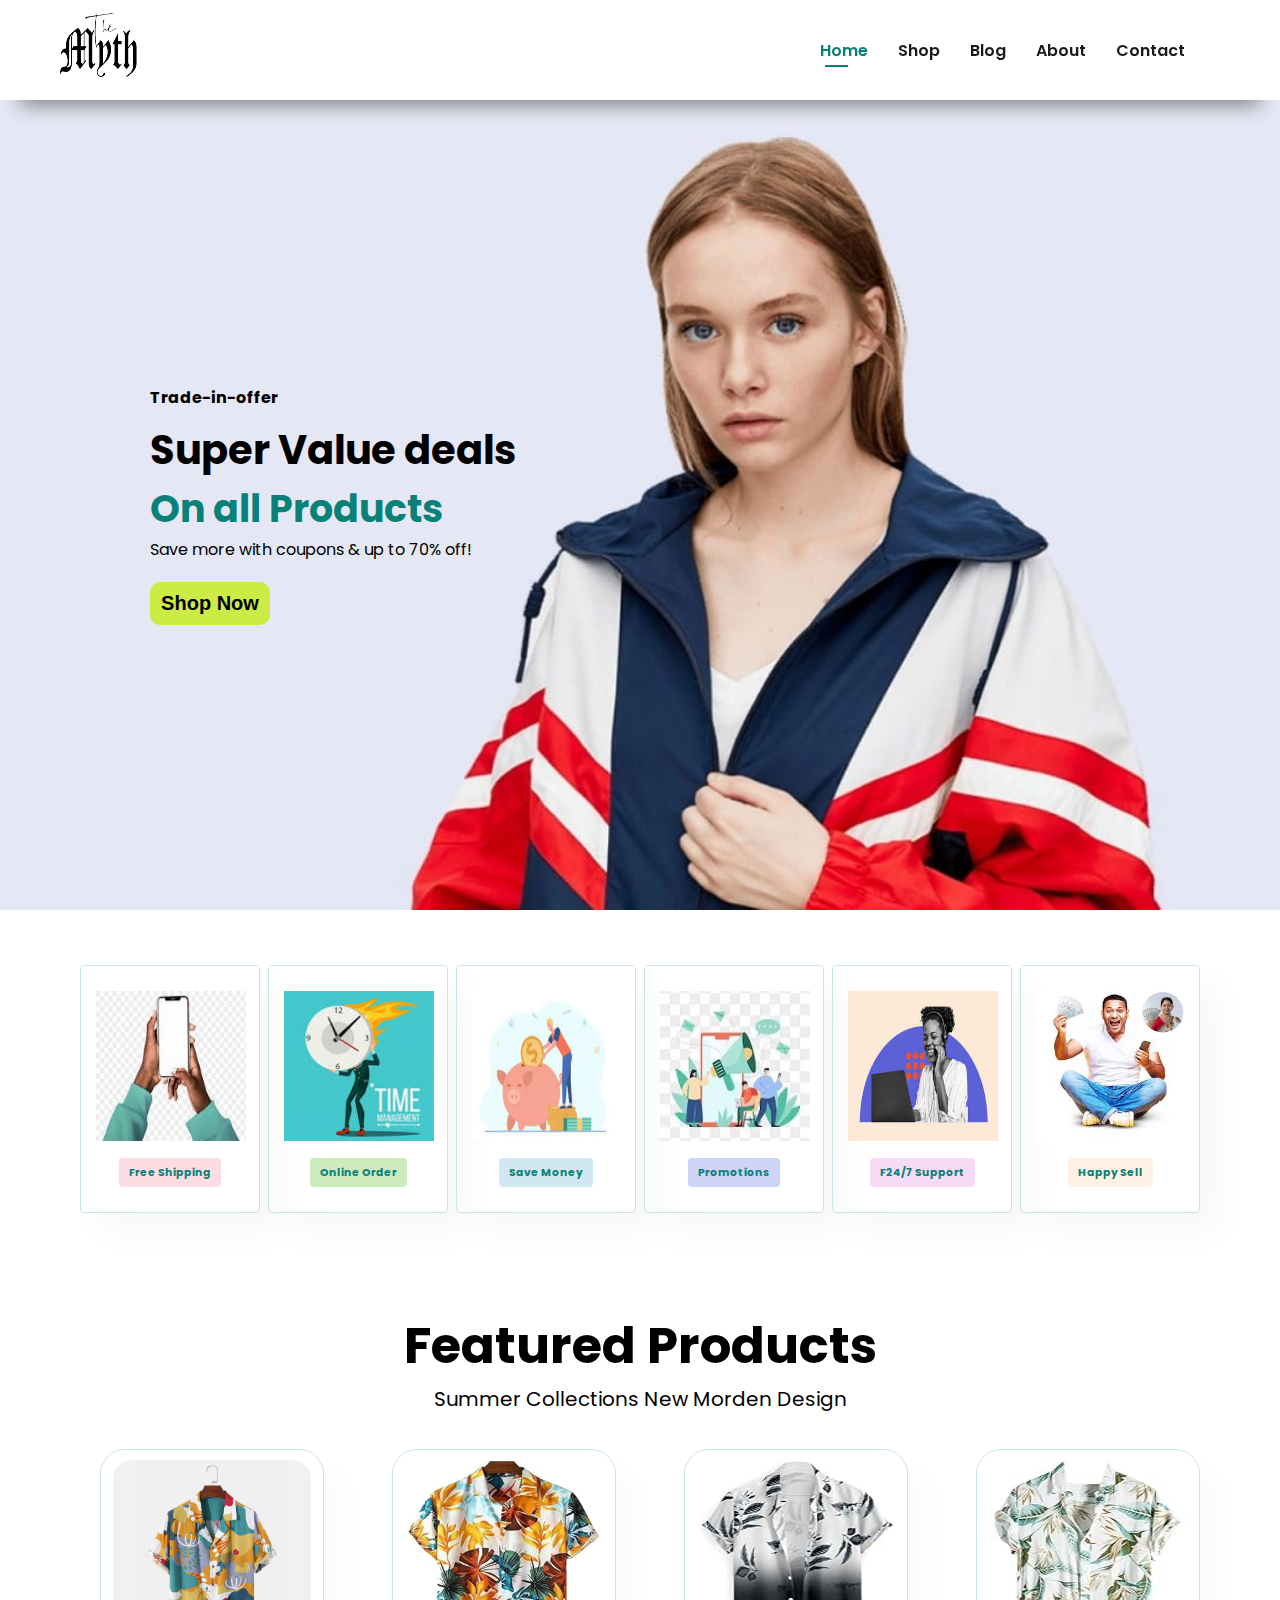
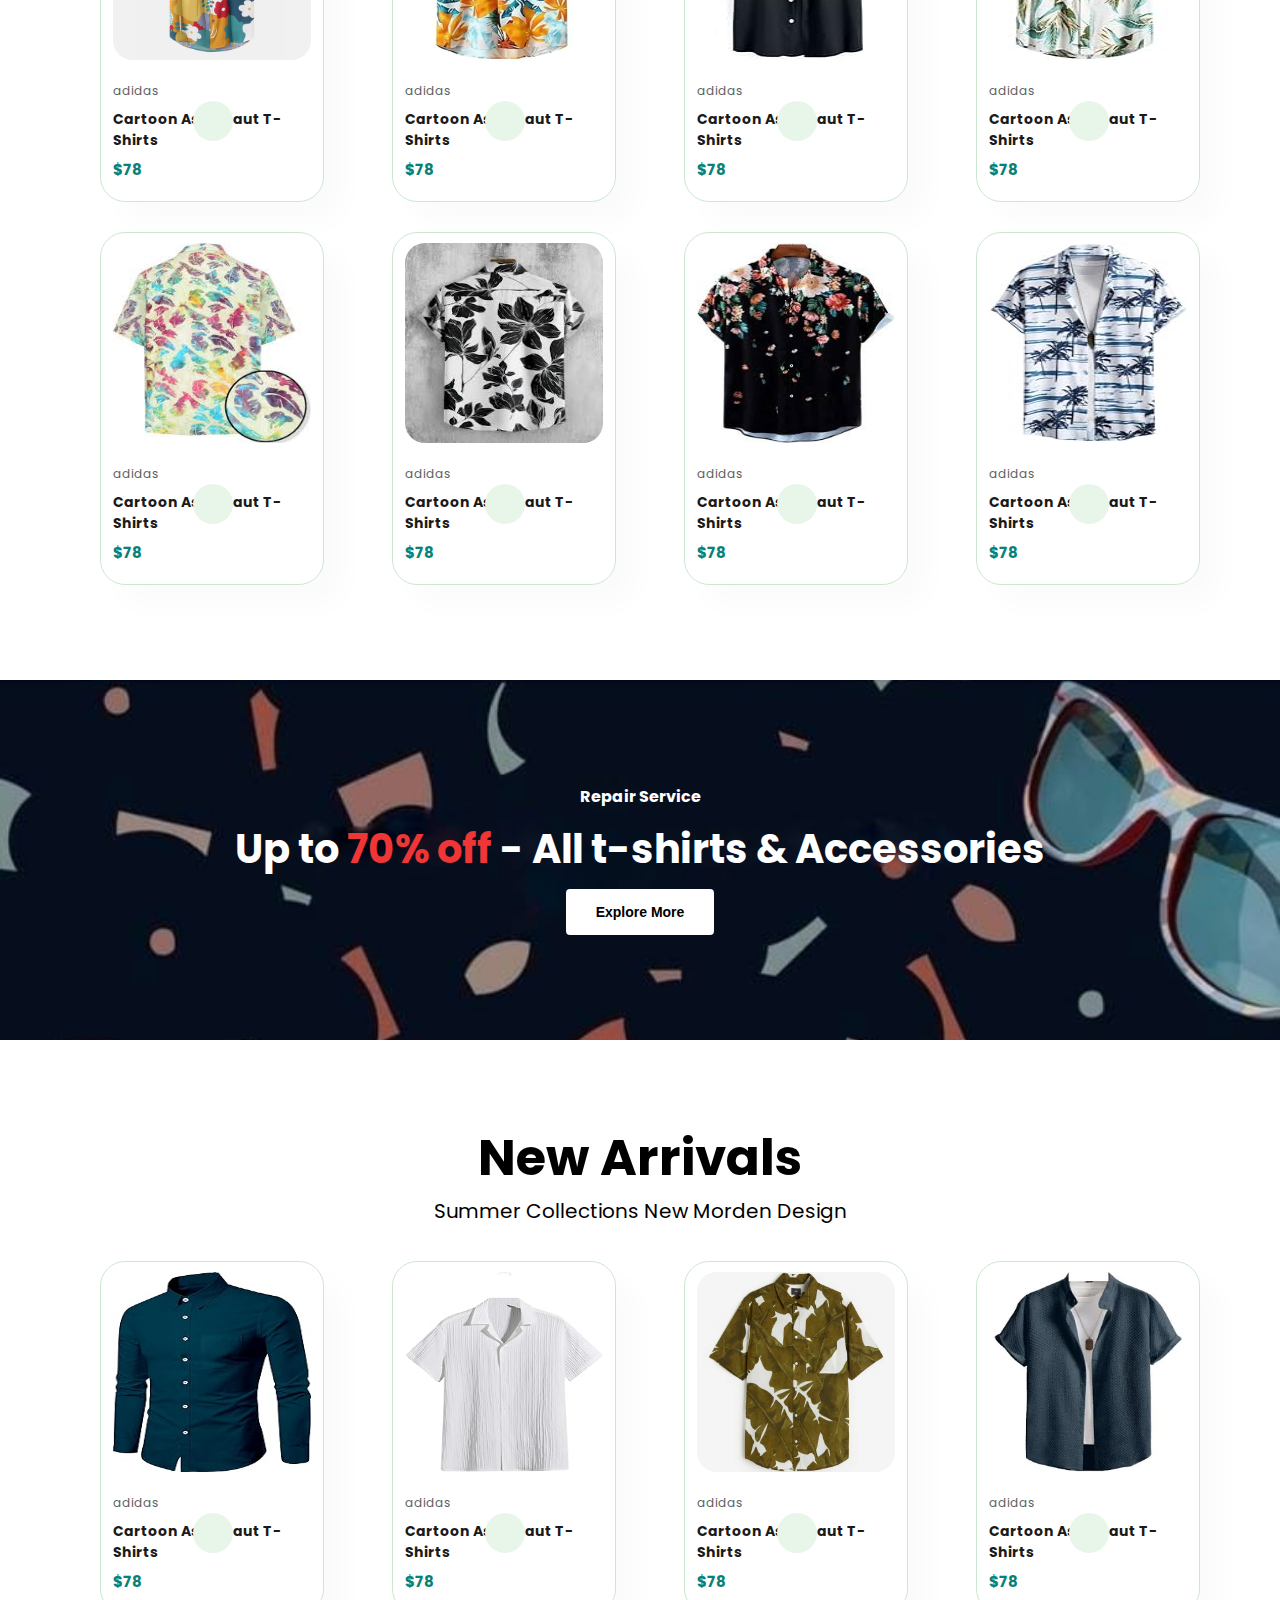
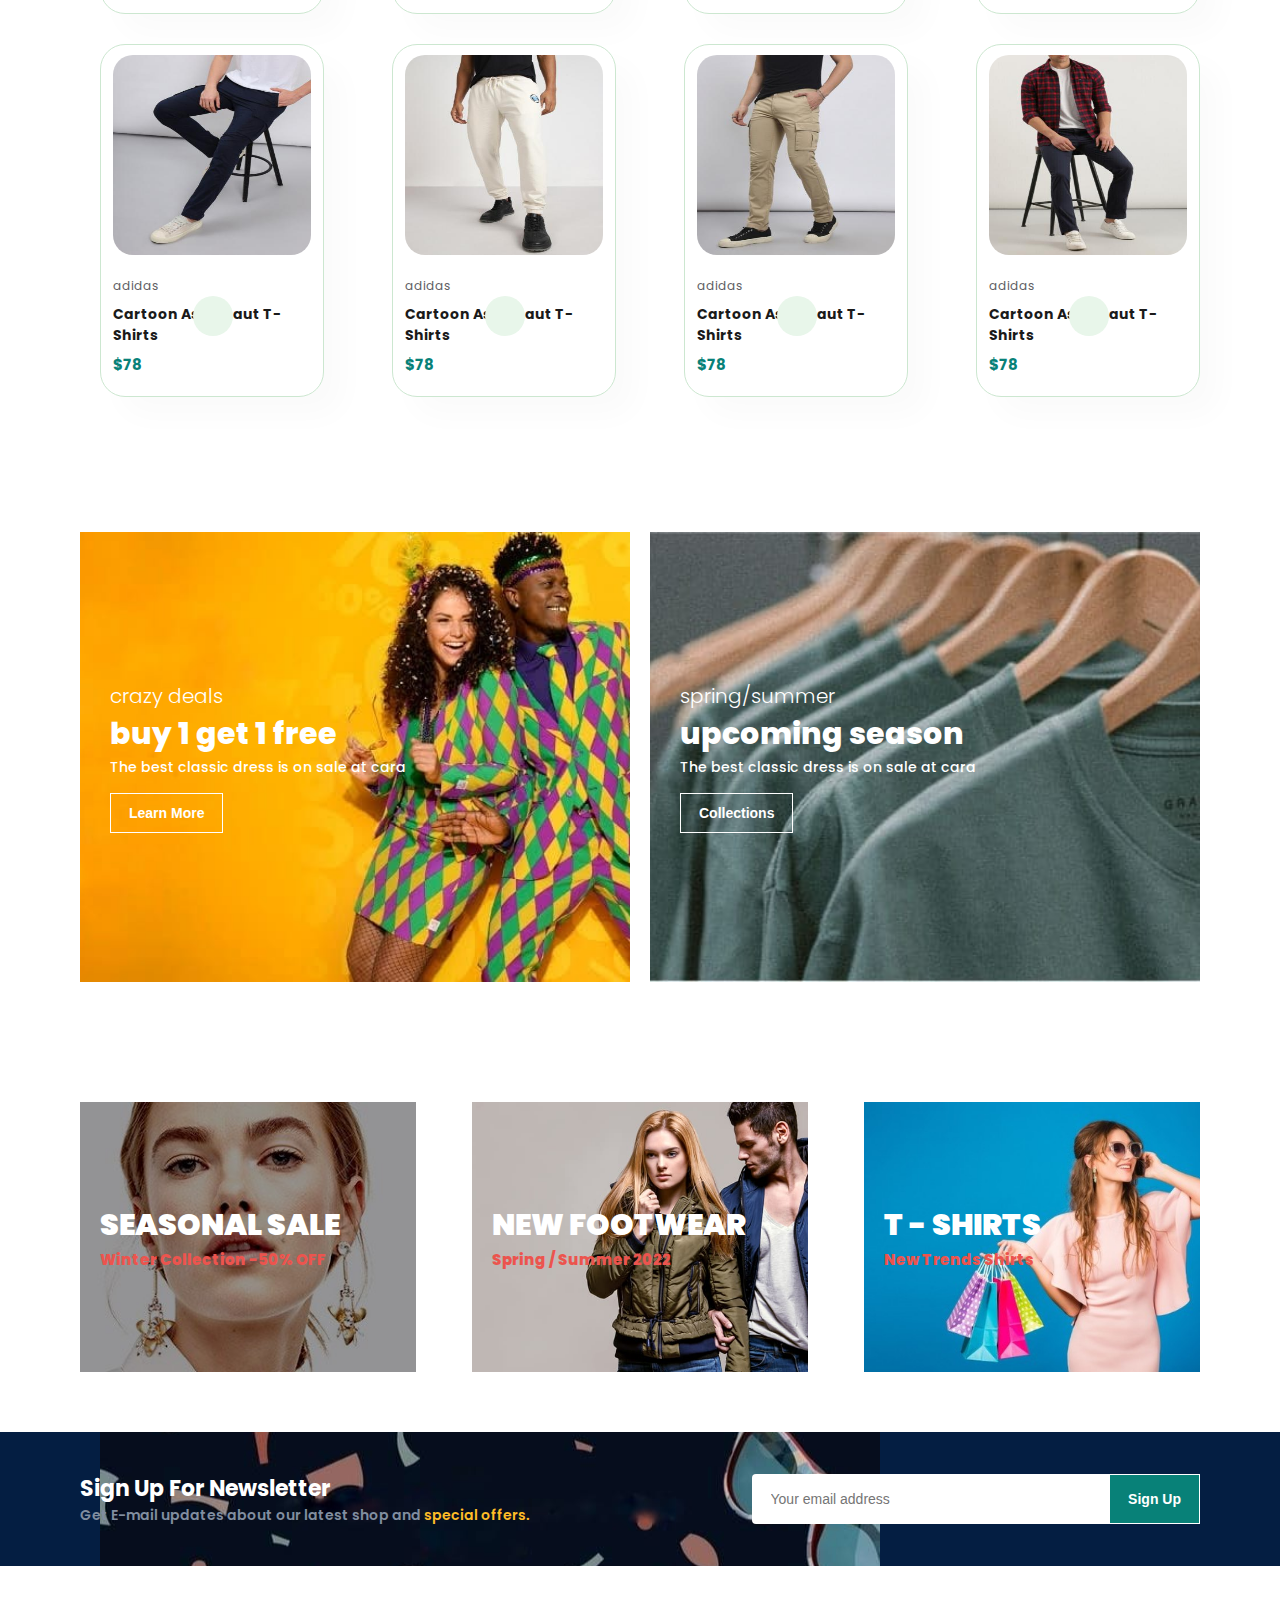
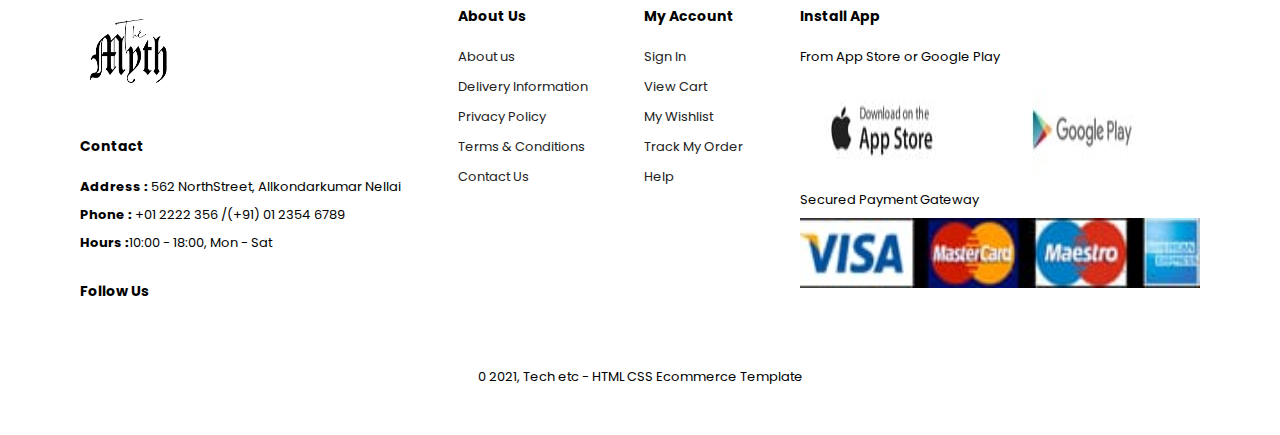
<file: index.html>
<!DOCTYPE html>
<html lang="en">

<head>
    <meta charset="UTF-8">
    <meta name="viewport" content="width=device-width, initial-scale=1.0">
    <title>E-Commerce</title>
    <link rel="stylesheet" href="style.css">
    <link rel="stylesheet" href="ajith.js">

    <!-- Googlefont link -->
    <link rel="preconnect" href="https://fonts.googleapis.com">
    <link rel="preconnect" href="https://fonts.gstatic.com" crossorigin>
    <link
        href="https://fonts.googleapis.com/css2?family=Poppins:ital,wght@0,100;0,200;0,300;0,400;0,500;0,600;0,700;0,800;0,900;1,100;1,200;1,300;1,400;1,500;1,600;1,700;1,800;1,900&display=swap"
        rel="stylesheet">

    <!-- Font awesome Icon Link -->
    <link rel="stylesheet" href="https://cdnjs.cloudflare.com/ajax/libs/font-awesome/6.5.2/css/all.min.css"
        integrity="sha512-SnH5WK+bZxgPHs44uWIX+LLJAJ9/2PkPKZ5QiAj6Ta86w+fsb2TkcmfRyVX3pBnMFcV7oQPJkl9QevSCWr3W6A=="
        crossorigin="anonymous" referrerpolicy="no-referrer" />

</head>

<body>

    <nav class="navbar">
        <img src="ajithlogo.png" alt="" style="height: 100px; width: 100px;">
        <ul id="navbar1">
            <li><a class="active" href="index.html">Home</a></li>
            <li><a href="shop.html">Shop</a></li>
            <li><a href="blog.html">Blog</a></li>
            <li><a href="about.html">About</a></li>
            <li><a href="contact.html">Contact</a></li>
            <li><a href="cart.html"><i class="fa-solid fa-cart-shopping"></i></a></li>
        </ul>

        <div class="mobile">
            <a href=""><i class="fa-solid fa-cart-shopping"></i></a>
             <div onclick=" shownavbar()">
                <i  class="fas fa-outdent"></i>
             </div>
        </div>
    </nav>

     <div class="side-navbar">
        <p onclick="closenavbar()">
            <i class="fa-solid fa-xmark" id="x-simple"></i>
        </p>
         
        <div class="side-navbar-links">
            <p class="side-navbar-link"><a href="">Home</a></p>
            <p class="side-navbar-link"><a href="">Shop</a></p>
            <p class="side-navbar-link"><a href="">Blog</a></p>
            <p class="side-navbar-link"><a href="">About</a></p>
            <p class="side-navbar-link"><a href="">Contact</a></p>
            <!-- <p class="side-navbar-link"><a href="cart.html"><i class="fa-solid fa-cart-shopping"></i></a></p> -->
        </div>
        
     </div>

    <div class="hero">
        <h4>Trade-in-offer</h4>
        <h2>Super Value deals</h2>
        <h1>On all Products</h1>
        <p>Save more with coupons & up to 70% off! </p>
        <button> Shop Now</button>
    </div>

    <div class="feature">
        <div class="feature-box">
            <img src="phone.jpg" style="height: 150px; width: 150px;">
            <h6>Free Shipping</h6>
        </div>

        <div class="feature-box">
            <img src="clock.jpg" style="height: 150px; width: 150px;">
            <h6>Online Order</h6>
        </div>

        <div class="feature-box">
            <img src="savemoney.jpg" style="height: 150px; width: 150px;">
            <h6>Save Money</h6>
        </div>

        <div class="feature-box">
            <img src="Promotion.jpg" style="height: 150px; width: 150px;">
            <h6>Promotions</h6>
        </div>

        <div class="feature-box">
            <img src="support.jpg" style="height: 150px; width: 150px;">
            <h6>F24/7 Support</h6>
        </div>

        <div class="feature-box">
            <img src="happysell.jpg" style="height: 150px; width: 150px;">
            <h6>Happy Sell</h6>
        </div>
    </div>

    <div class="product1">
        <h2>Featured Products</h2>
        <p>Summer Collections New Morden Design</p>

        <div class="pro-container">
            <div class="pro" onclick="window.location.href = 'singlepro.html'">
                <img src="firstf1.jpeg" alt="" style="height: 200px;">
                <div class="des">
                    <span>adidas</span>
                    <h5>Cartoon Astronaut T-Shirts</h5>
                    <div class="star">
                        <i class="fas fa-star"></i>
                        <i class="fas fa-star"></i>
                        <i class="fas fa-star"></i>
                        <i class="fas fa-star"></i>
                        <i class="fas fa-star"></i>
                    </div>
                    <h4>$78</h4>
                </div>
                <a href="" class="cart"><i class="fa-solid fa-cart-shopping"></i></a>
            </div>

            <div class="pro">
                <img src="shirt12.jpg" alt="" style="height: 200px;">
                <div class="des">
                    <span>adidas</span>
                    <h5>Cartoon Astronaut T-Shirts</h5>
                    <div class="star">
                        <i class="fas fa-star"></i>
                        <i class="fas fa-star"></i>
                        <i class="fas fa-star"></i>
                        <i class="fas fa-star"></i>
                        <i class="fas fa-star"></i>
                    </div>
                    <h4>$78</h4>
                </div>
                <a href="" class="cart"><i class="fa-solid fa-cart-shopping"></i></a>
            </div>

            <div class="pro">
                <img src="shirt13.jpg" alt="" style="height: 200px;">
                <div class="des">
                    <span>adidas</span>
                    <h5>Cartoon Astronaut T-Shirts</h5>
                    <div class="star">
                        <i class="fas fa-star"></i>
                        <i class="fas fa-star"></i>
                        <i class="fas fa-star"></i>
                        <i class="fas fa-star"></i>
                        <i class="fas fa-star"></i>
                    </div>
                    <h4>$78</h4>
                </div>
                <a href="" class="cart"><i class="fa-solid fa-cart-shopping"></i></a>
            </div>

            <div class="pro">
                <img src="shirt14.jpg" alt="" style="height: 200px;">
                <div class="des">
                    <span>adidas</span>
                    <h5>Cartoon Astronaut T-Shirts</h5>
                    <div class="star">
                        <i class="fas fa-star"></i>
                        <i class="fas fa-star"></i>
                        <i class="fas fa-star"></i>
                        <i class="fas fa-star"></i>
                        <i class="fas fa-star"></i>
                    </div>
                    <h4>$78</h4>
                </div>
                <a href="" class="cart"><i class="fa-solid fa-cart-shopping"></i></a>
            </div>

            <div class="pro">
                <img src="shirt2.jpg" alt="" style="height: 200px;">
                <div class="des">
                    <span>adidas</span>
                    <h5>Cartoon Astronaut T-Shirts</h5>
                    <div class="star">
                        <i class="fas fa-star"></i>
                        <i class="fas fa-star"></i>
                        <i class="fas fa-star"></i>
                        <i class="fas fa-star"></i>
                        <i class="fas fa-star"></i>
                    </div>
                    <h4>$78</h4>
                </div>
                <a href="" class="cart"><i class="fa-solid fa-cart-shopping"></i></a>
            </div>

            <div class="pro">
                <img src="shirt3.jpg" alt="" style="height: 200px;">
                <div class="des">
                    <span>adidas</span>
                    <h5>Cartoon Astronaut T-Shirts</h5>
                    <div class="star">
                        <i class="fas fa-star"></i>
                        <i class="fas fa-star"></i>
                        <i class="fas fa-star"></i>
                        <i class="fas fa-star"></i>
                        <i class="fas fa-star"></i>
                    </div>
                    <h4>$78</h4>
                </div>
                <a href="" class="cart"><i class="fa-solid fa-cart-shopping"></i></a>
            </div>

            <div class="pro">
                <img src="shirt4.jpg" alt="" style="height: 200px;">
                <div class="des">
                    <span>adidas</span>
                    <h5>Cartoon Astronaut T-Shirts</h5>
                    <div class="star">
                        <i class="fas fa-star"></i>
                        <i class="fas fa-star"></i>
                        <i class="fas fa-star"></i>
                        <i class="fas fa-star"></i>
                        <i class="fas fa-star"></i>
                    </div>
                    <h4>$78</h4>
                </div>
                <a href="" class="cart"><i class="fa-solid fa-cart-shopping"></i></a>
            </div>

            <div class="pro">
                <img src="shirt5.jpg" alt="" style="height: 200px;">
                <div class="des">
                    <span>adidas</span>
                    <h5>Cartoon Astronaut T-Shirts</h5>
                    <div class="star">
                        <i class="fas fa-star"></i>
                        <i class="fas fa-star"></i>
                        <i class="fas fa-star"></i>
                        <i class="fas fa-star"></i>
                        <i class="fas fa-star"></i>
                    </div>
                    <h4>$78</h4>
                </div>
                <a href="" class="cart"><i class="fa-solid fa-cart-shopping"></i></a>
            </div>
        </div>
    </div>

    <div class="banner">
        <h4>Repair Service</h4>
        <h2 style="font-size: 40px;">Up to <span>70% off</span> - All t-shirts & Accessories</h2>
        <button>Explore More</button>
    </div>

    <div class="product1">
        <h2>New Arrivals</h2>
        <p>Summer Collections New Morden Design</p>

        <div class="pro-container">
            <div class="pro">
                <img src="n1.jpg" alt="" style="height: 200px;">
                <div class="des">
                    <span>adidas</span>
                    <h5>Cartoon Astronaut T-Shirts</h5>
                    <div class="star">
                        <i class="fas fa-star"></i>
                        <i class="fas fa-star"></i>
                        <i class="fas fa-star"></i>
                        <i class="fas fa-star"></i>
                        <i class="fas fa-star"></i>
                    </div>
                    <h4>$78</h4>
                </div>
                <a href="" class="cart"><i class="fa-solid fa-cart-shopping"></i></a>
            </div>

            <div class="pro">
                <img src="n2.jpg" alt="" style="height: 200px;">
                <div class="des">
                    <span>adidas</span>
                    <h5>Cartoon Astronaut T-Shirts</h5>
                    <div class="star">
                        <i class="fas fa-star"></i>
                        <i class="fas fa-star"></i>
                        <i class="fas fa-star"></i>
                        <i class="fas fa-star"></i>
                        <i class="fas fa-star"></i>
                    </div>
                    <h4>$78</h4>
                </div>
                <a href="" class="cart"><i class="fa-solid fa-cart-shopping"></i></a>
            </div>

            <div class="pro">
                <img src="n3.webp" alt="" style="height: 200px;">
                <div class="des">
                    <span>adidas</span>
                    <h5>Cartoon Astronaut T-Shirts</h5>
                    <div class="star">
                        <i class="fas fa-star"></i>
                        <i class="fas fa-star"></i>
                        <i class="fas fa-star"></i>
                        <i class="fas fa-star"></i>
                        <i class="fas fa-star"></i>
                    </div>
                    <h4>$78</h4>
                </div>
                <a href="" class="cart"><i class="fa-solid fa-cart-shopping"></i></a>
            </div>

            <div class="pro">
                <img src="n4.webp" alt="" style="height: 200px;">
                <div class="des">
                    <span>adidas</span>
                    <h5>Cartoon Astronaut T-Shirts</h5>
                    <div class="star">
                        <i class="fas fa-star"></i>
                        <i class="fas fa-star"></i>
                        <i class="fas fa-star"></i>
                        <i class="fas fa-star"></i>
                        <i class="fas fa-star"></i>
                    </div>
                    <h4>$78</h4>
                </div>
                <a href="" class="cart"><i class="fa-solid fa-cart-shopping"></i></a>
            </div>

            <div class="pro">
                <img src="n5.jpg" alt="" style="height: 200px;">
                <div class="des">
                    <span>adidas</span>
                    <h5>Cartoon Astronaut T-Shirts</h5>
                    <div class="star">
                        <i class="fas fa-star"></i>
                        <i class="fas fa-star"></i>
                        <i class="fas fa-star"></i>
                        <i class="fas fa-star"></i>
                        <i class="fas fa-star"></i>
                    </div>
                    <h4>$78</h4>
                </div>
                <a href="" class="cart"><i class="fa-solid fa-cart-shopping"></i></a>
            </div>

            <div class="pro">
                <img src="n6.jpg" alt="" style="height: 200px;">
                <div class="des">
                    <span>adidas</span>
                    <h5>Cartoon Astronaut T-Shirts</h5>
                    <div class="star">
                        <i class="fas fa-star"></i>
                        <i class="fas fa-star"></i>
                        <i class="fas fa-star"></i>
                        <i class="fas fa-star"></i>
                        <i class="fas fa-star"></i>
                    </div>
                    <h4>$78</h4>
                </div>
                <a href="" class="cart"><i class="fa-solid fa-cart-shopping"></i></a>
            </div>

            <div class="pro">
                <img src="n7.jpg" alt="" style="height: 200px;">
                <div class="des">
                    <span>adidas</span>
                    <h5>Cartoon Astronaut T-Shirts</h5>
                    <div class="star">
                        <i class="fas fa-star"></i>
                        <i class="fas fa-star"></i>
                        <i class="fas fa-star"></i>
                        <i class="fas fa-star"></i>
                        <i class="fas fa-star"></i>
                    </div>
                    <h4>$78</h4>
                </div>
                <a href="" class="cart"><i class="fa-solid fa-cart-shopping"></i></a>
            </div>

            <div class="pro">
                <img src="n8.jpg" alt="" style="height: 200px;">
                <div class="des">
                    <span>adidas</span>
                    <h5>Cartoon Astronaut T-Shirts</h5>
                    <div class="star">
                        <i class="fas fa-star"></i>
                        <i class="fas fa-star"></i>
                        <i class="fas fa-star"></i>
                        <i class="fas fa-star"></i>
                        <i class="fas fa-star"></i>
                    </div>
                    <h4>$78</h4>
                </div>
                <a href="" class="cart"><i class="fa-solid fa-cart-shopping"></i></a>
            </div>
        </div>
    </div>


    <div class="sm-banner">
        <div class="banner-box">
            <h4>crazy deals</h4>
            <h2 style="font-size: 30px;">buy 1 get 1 free</h2>
            <span>The best classic dress is on sale at cara</span>
            <button>Learn More</button>
        </div>

        <div class="banner-box banner-box2">
            <h4>spring/summer</h4>
            <h2 style="font-size: 30px;">upcoming season</h2>
            <span>The best classic dress is on sale at cara</span>
            <button>Collections</button>
        </div>
    </div>


    <div class="banner3">
        <div class="banner-box">
            <h2 style="font-size: 30px;">SEASONAL SALE</h2>
            <h3>Winter Collection -50% OFF</h3>
        </div>

        <div class="banner-box banner-box2">
            <h2 style="font-size: 30px;">NEW FOOTWEAR</h2>
            <h3>Spring / Summer 2022</h3>
        </div>

        <div class="banner-box banner-box3">
            <h2 style="font-size: 30px;">T - SHIRTS</h2>
            <h3>New Trends Shirts</h3>
        </div>
    </div>

    <div class="newsletter">

        <div class="newstext">
            <h4>Sign Up For Newsletter</h4>
            <p>Get E-mail updates about our latest shop and <span>special offers.</span></p>
        </div>

        <div class="form">
            <input type="text" placeholder="Your email address">
            <button>Sign Up</button>
        </div>

    </div>

    <!-- Footer -->

    <footer>
        <div class="col">
            <img class="logo" src="ajithlogo.png" style="height: 100px; width: 100px;">
            <h4>Contact</h4>
            <p><strong>Address :</strong> 562 NorthStreet, Allkondarkumar Nellai</p>
            <p><strong>Phone :</strong> +01 2222 356 /(+91) 01 2354 6789</p>
            <p><strong>Hours :</strong>10:00 - 18:00, Mon - Sat</p>
            <div class="follow">
                <h4>Follow Us</h4>
                <div class="icon">
                    <i class="fab fa-facebook-f"></i>
                    <i class="fab fa-twitter"></i>
                    <i class="fab fa-instagram"></i>
                    <i class="fab fa-pinterest-p"></i>
                    <i class="fab fa-youtube"></i>
                </div>
            </div>
        </div>

        <div class="col">
            <h4>About Us</h4>
            <a href="#">About us</a>
            <a href="#">Delivery Information</a>
            <a href="#">Privacy Policy</a>
            <a href="#">Terms & Conditions</a>
            <a href="#">Contact Us</a>
        </div>

        <div class="col">
            <h4>My Account</h4>
            <a href="#">Sign In</a>
            <a href="#">View Cart</a>
            <a href="#">My Wishlist</a>
            <a href="#">Track My Order</a>
            <a href="#">Help</a>
        </div>

        <div class="col install">
            <h4>Install App</h4>
            <p>From App Store or Google Play</p>
            <div class="row">
               <img src="applestorenew.jpeg" style="height: 90px; width: 200px;">
               <img src="playstorenew.jpeg" style="height: 90px; width: 200px;">
            </div>
            <p>Secured Payment Gateway</p>
            <img src="visanew.jpeg" height="70px" width="400px" class="visalogo">
        </div>

        <div class="copyright">
            <p> 0 2021, Tech etc - HTML CSS Ecommerce Template</p>
        </div>

    </footer>


    <!-- fa-solid fa-cart-shopping   -->
   <script src="script.js"></script>
</body>

</html>
</file>
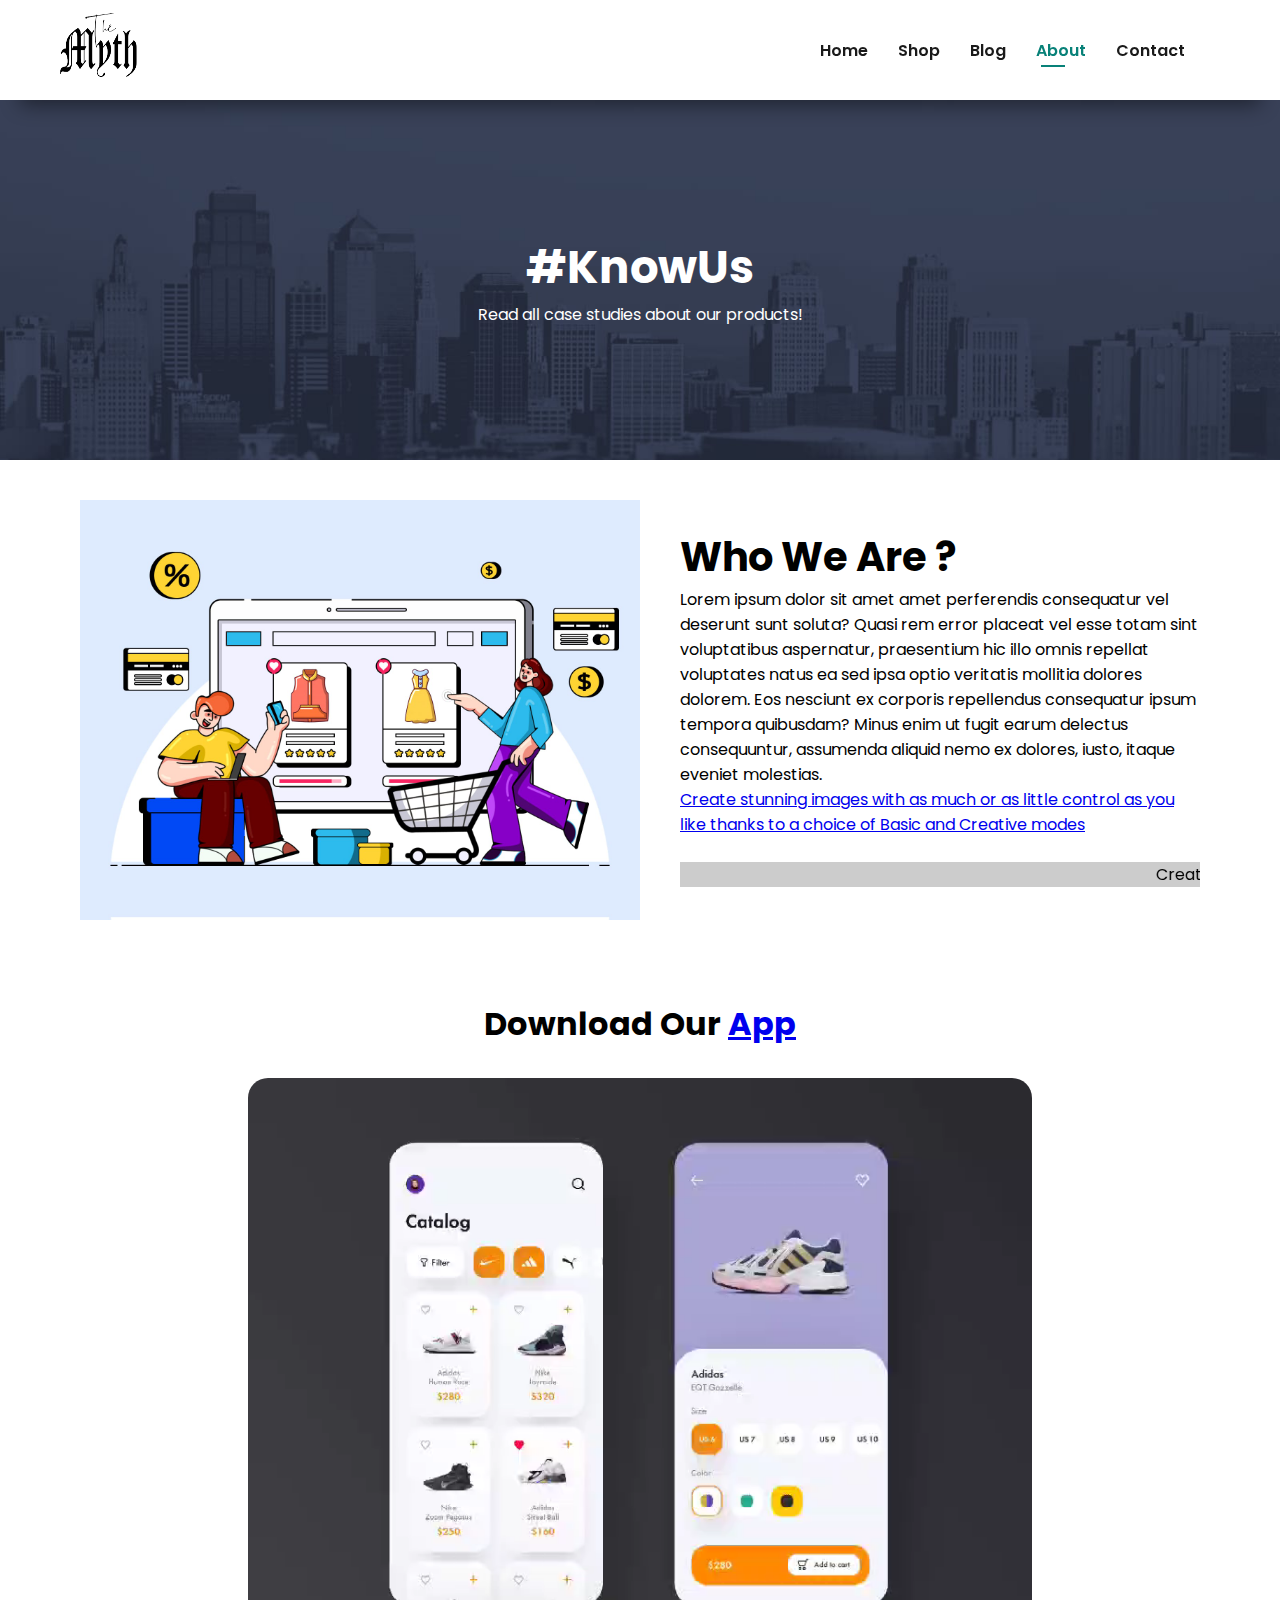
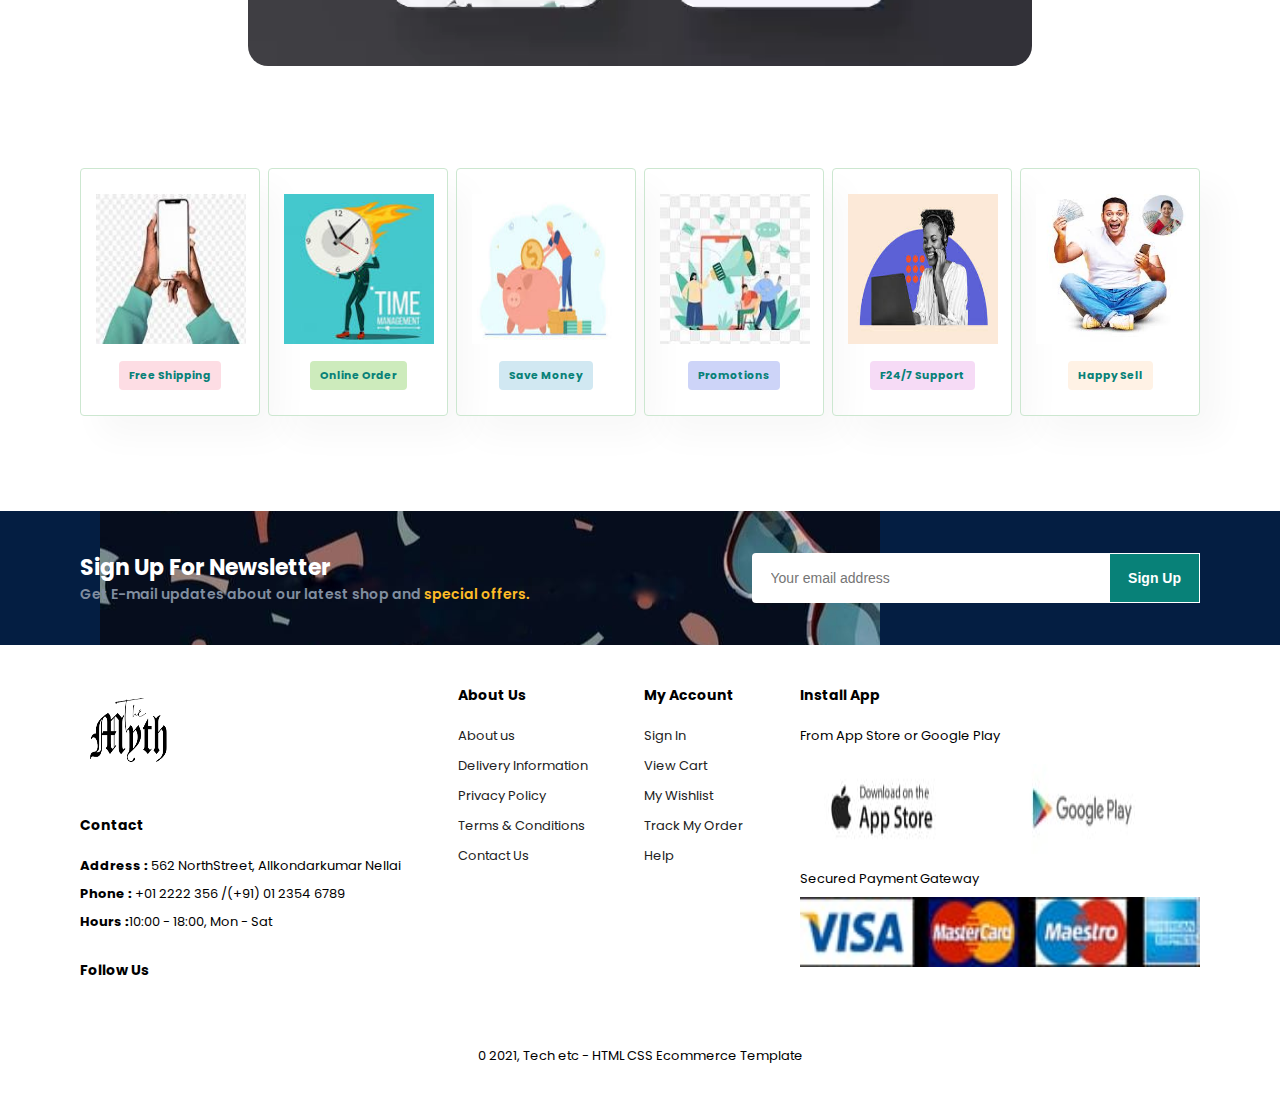
<file: about.html>
<!DOCTYPE html>
<html lang="en">

<head>
    <meta charset="UTF-8">
    <meta name="viewport" content="width=device-width, initial-scale=1.0">
    <title>Blog Page</title>
    <link rel="stylesheet" href="style.css">
    <link rel="stylesheet" href="ajith.js">

    <!-- Googlefont link -->
    <link rel="preconnect" href="https://fonts.googleapis.com">
    <link rel="preconnect" href="https://fonts.gstatic.com" crossorigin>
    <link
        href="https://fonts.googleapis.com/css2?family=Poppins:ital,wght@0,100;0,200;0,300;0,400;0,500;0,600;0,700;0,800;0,900;1,100;1,200;1,300;1,400;1,500;1,600;1,700;1,800;1,900&display=swap"
        rel="stylesheet">

    <!-- Font awesome Icon Link -->
    <link rel="stylesheet" href="https://cdnjs.cloudflare.com/ajax/libs/font-awesome/6.5.2/css/all.min.css"
        integrity="sha512-SnH5WK+bZxgPHs44uWIX+LLJAJ9/2PkPKZ5QiAj6Ta86w+fsb2TkcmfRyVX3pBnMFcV7oQPJkl9QevSCWr3W6A=="
        crossorigin="anonymous" referrerpolicy="no-referrer" />

</head>        

<body>

    <nav class="navbar">
        <img src="ajithlogo.png" alt="" style="height: 100px; width: 100px;">
        <ul id="navbar1">
            <li><a href="index.html">Home</a></li>
            <li><a  href="shop.html">Shop</a></li>
            <li><a  href="blog.html">Blog</a></li>
            <li><a class="active" href="about.html">About</a></li>
            <li><a href="contact.html">Contact</a></li>
            <li><a href="cart.html"><i class="fa-solid fa-cart-shopping"></i></a></li>
        </ul>

        <div class="mobile">
            <a href=""><i class="fa-solid fa-cart-shopping"></i></a>
             <div onclick=" shownavbar()">
                <i  class="fas fa-outdent"></i>
             </div>
        </div>
    </nav>

     <div class="side-navbar">
        <p onclick="closenavbar()">
            <i class="fa-solid fa-xmark" id="x-simple"></i>
        </p>
         
        <div class="side-navbar-links">
            <p class="side-navbar-link"><a href="">Home</a></p>
            <p class="side-navbar-link"><a href="">Shop</a></p>
            <p class="side-navbar-link"><a href="">Blog</a></p>
            <p class="side-navbar-link"><a href="">About</a></p>
            <p class="side-navbar-link"><a href="">Contact</a></p>
            <!-- <p class="side-navbar-link"><a href="cart.html"><i class="fa-solid fa-cart-shopping"></i></a></p> -->
        </div>
        
     </div>

    <div class="about-header">
        <h2>#KnowUs</h2>
        <p>Read all case studies about our products!</p>
    </div>

    <div class="about-head">
        <img src="about2.jpeg" alt="">
        <div>
            <h2 style="font-size: 40px;">Who We Are ?</h2>
            <p>Lorem ipsum dolor sit amet    amet perferendis consequatur vel deserunt sunt soluta? Quasi rem error placeat vel esse totam sint voluptatibus aspernatur, praesentium hic illo omnis repellat voluptates natus ea sed ipsa optio veritatis mollitia dolores dolorem. Eos nesciunt ex corporis repellendus consequatur ipsum tempora quibusdam? Minus enim ut fugit earum delectus consequuntur, assumenda aliquid nemo ex dolores, iusto, itaque eveniet molestias.</p>
            <a href="#">Create stunning images with as much or as little control as you like thanks to a choice of Basic and Creative modes</a>

            <br><br>

            <marquee bgcolor = "#ccc" loop = "-1"  scrollamount="5" width = "100%">Create stunning images with as much or as little control as you like thanks to a choice of Basic and Creative modes </marquee>

        </div>
    </div>

    <div class="about-app">
        <h1>Download Our <a href="#"> App</a></h1>

        <div class="video">
            <video autoplay muted loop src="aboutvideo.mp4"></video>
        </div>
    </div>


    <div class="feature">
        <div class="feature-box">
            <img src="phone.jpg" style="height: 150px; width: 150px;">
            <h6>Free Shipping</h6>
        </div>

        <div class="feature-box">
            <img src="clock.jpg" style="height: 150px; width: 150px;">
            <h6>Online Order</h6>
        </div>

        <div class="feature-box">
            <img src="savemoney.jpg" style="height: 150px; width: 150px;">
            <h6>Save Money</h6>
        </div>

        <div class="feature-box">
            <img src="Promotion.jpg" style="height: 150px; width: 150px;">
            <h6>Promotions</h6>
        </div>

        <div class="feature-box">
            <img src="support.jpg" style="height: 150px; width: 150px;">
            <h6>F24/7 Support</h6>
        </div>

        <div class="feature-box">
            <img src="happysell.jpg" style="height: 150px; width: 150px;">
            <h6>Happy Sell</h6>
        </div>
    </div>

    <div class="newsletter">

        <div class="newstext">
            <h4>Sign Up For Newsletter</h4>
            <p>Get E-mail updates about our latest shop and <span>special offers.</span></p>
        </div>

        <div class="form">
            <input type="text" placeholder="Your email address">
            <button>Sign Up</button>
        </div>

    </div>

    

    

    <!-- Footer -->

    <footer>
        <div class="col">
            <img class="logo" src="ajithlogo.png" style="height: 100px; width: 100px;">
            <h4>Contact</h4>
            <p><strong>Address :</strong> 562 NorthStreet, Allkondarkumar Nellai</p>
            <p><strong>Phone :</strong> +01 2222 356 /(+91) 01 2354 6789</p>
            <p><strong>Hours :</strong>10:00 - 18:00, Mon - Sat</p>
            <div class="follow">
                <h4>Follow Us</h4>
                <div class="icon">
                    <i class="fab fa-facebook-f"></i>
                    <i class="fab fa-twitter"></i>
                    <i class="fab fa-instagram"></i>
                    <i class="fab fa-pinterest-p"></i>
                    <i class="fab fa-youtube"></i>
                </div>
            </div>
        </div>

        <div class="col">
            <h4>About Us</h4>
            <a href="#">About us</a>
            <a href="#">Delivery Information</a>
            <a href="#">Privacy Policy</a>
            <a href="#">Terms & Conditions</a>
            <a href="#">Contact Us</a>
        </div>

        <div class="col">
            <h4>My Account</h4>
            <a href="#">Sign In</a>
            <a href="#">View Cart</a>
            <a href="#">My Wishlist</a>
            <a href="#">Track My Order</a>
            <a href="#">Help</a>
        </div>

        <div class="col install">
            <h4>Install App</h4>
            <p>From App Store or Google Play</p>
            <div class="row">
               <img src="applestorenew.jpeg" style="height: 90px; width: 200px;">
               <img src="playstorenew.jpeg" style="height: 90px; width: 200px;">
            </div>
            <p>Secured Payment Gateway</p>
            <img src="visanew.jpeg" height="70px" width="400px" class="visalogo">
        </div>

        <div class="copyright">
            <p> 0 2021, Tech etc - HTML CSS Ecommerce Template</p>
        </div>

    </footer>


    <!-- fa-solid fa-cart-shopping   -->
   <script src="script.js"></script>
</body>

</html>
</file>
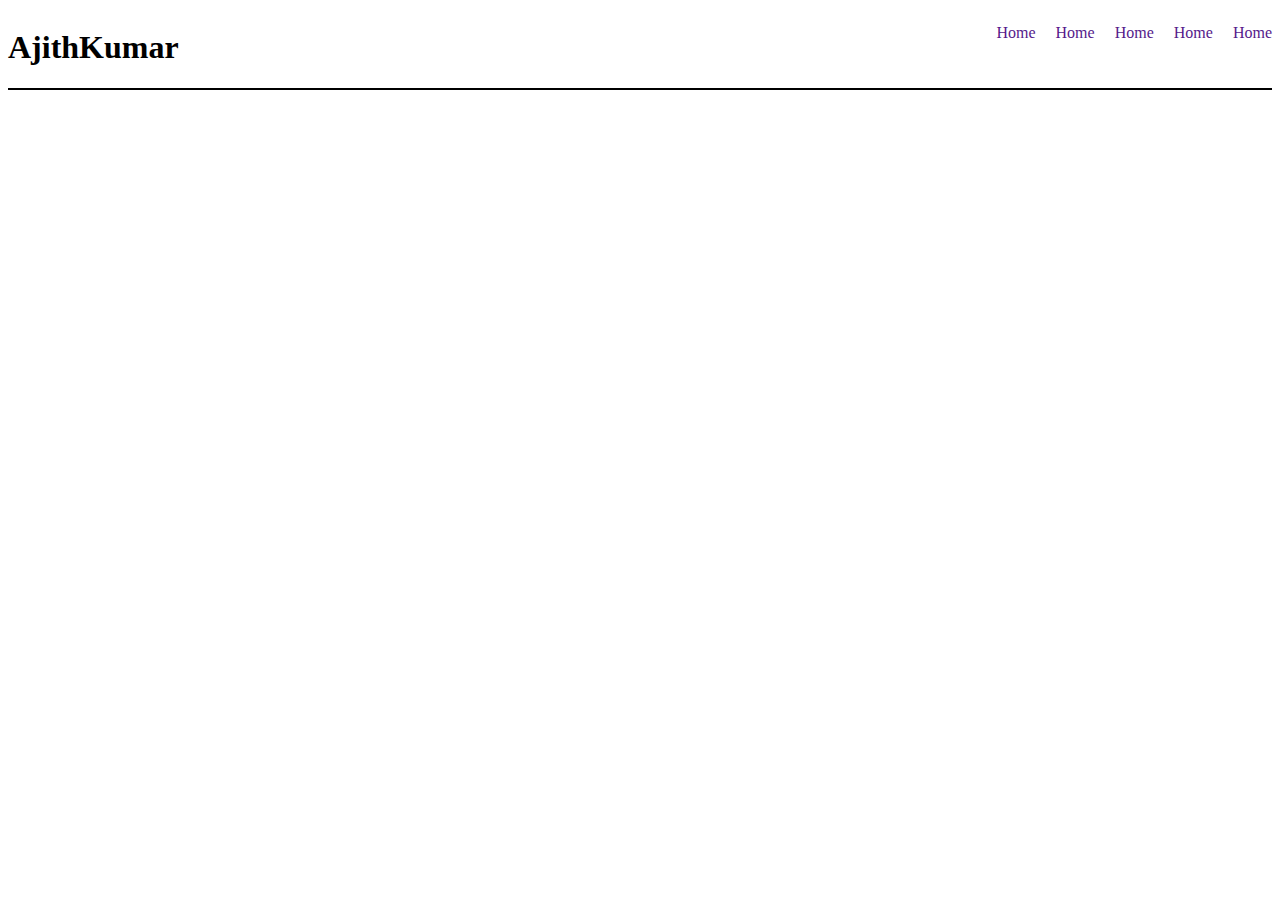
<file: ajith.html>
<!DOCTYPE html>
<html lang="en">
<head>
    <meta charset="UTF-8">
    <meta name="viewport" content="width=device-width, initial-scale=1.0">
    <title>Document</title>
    <link rel="stylesheet" href="ajith.css">

    <link rel="stylesheet" href="https://cdnjs.cloudflare.com/ajax/libs/font-awesome/6.5.2/css/all.min.css" integrity="sha512-SnH5WK+bZxgPHs44uWIX+LLJAJ9/2PkPKZ5QiAj6Ta86w+fsb2TkcmfRyVX3pBnMFcV7oQPJkl9QevSCWr3W6A==" crossorigin="anonymous" referrerpolicy="no-referrer" />

</head>
<body>
    <nav>
        <h1>AjithKumar</h1>
       <div>
        <p>
            <a href="">Home</a>
            <a href="">Home</a>
            <a href="">Home</a>
            <a href="">Home</a>
            <a href="">Home</a>
        </p>

       </div>
        
       <div class="shop-icon" onclick=" shownavbar()">
        <i class="fa-solid fa-cart-shopping"></i>
       </div>
      
    </nav>

    <div class="sidenavbar">

        <div class="x-icon" onclick="closenavbar()">
            <i class="fa-solid fa-xmark"></i>
        </div>
        <p>
            <a href="">Home</a>
            <a href="">Home</a>
            <a href="">Home</a>
            <a href="">Home</a>
            <a href="">Home</a>
        </p>

    </div>
   <script src="ajithkumar.js"></script>
</body>
</html>
</file>
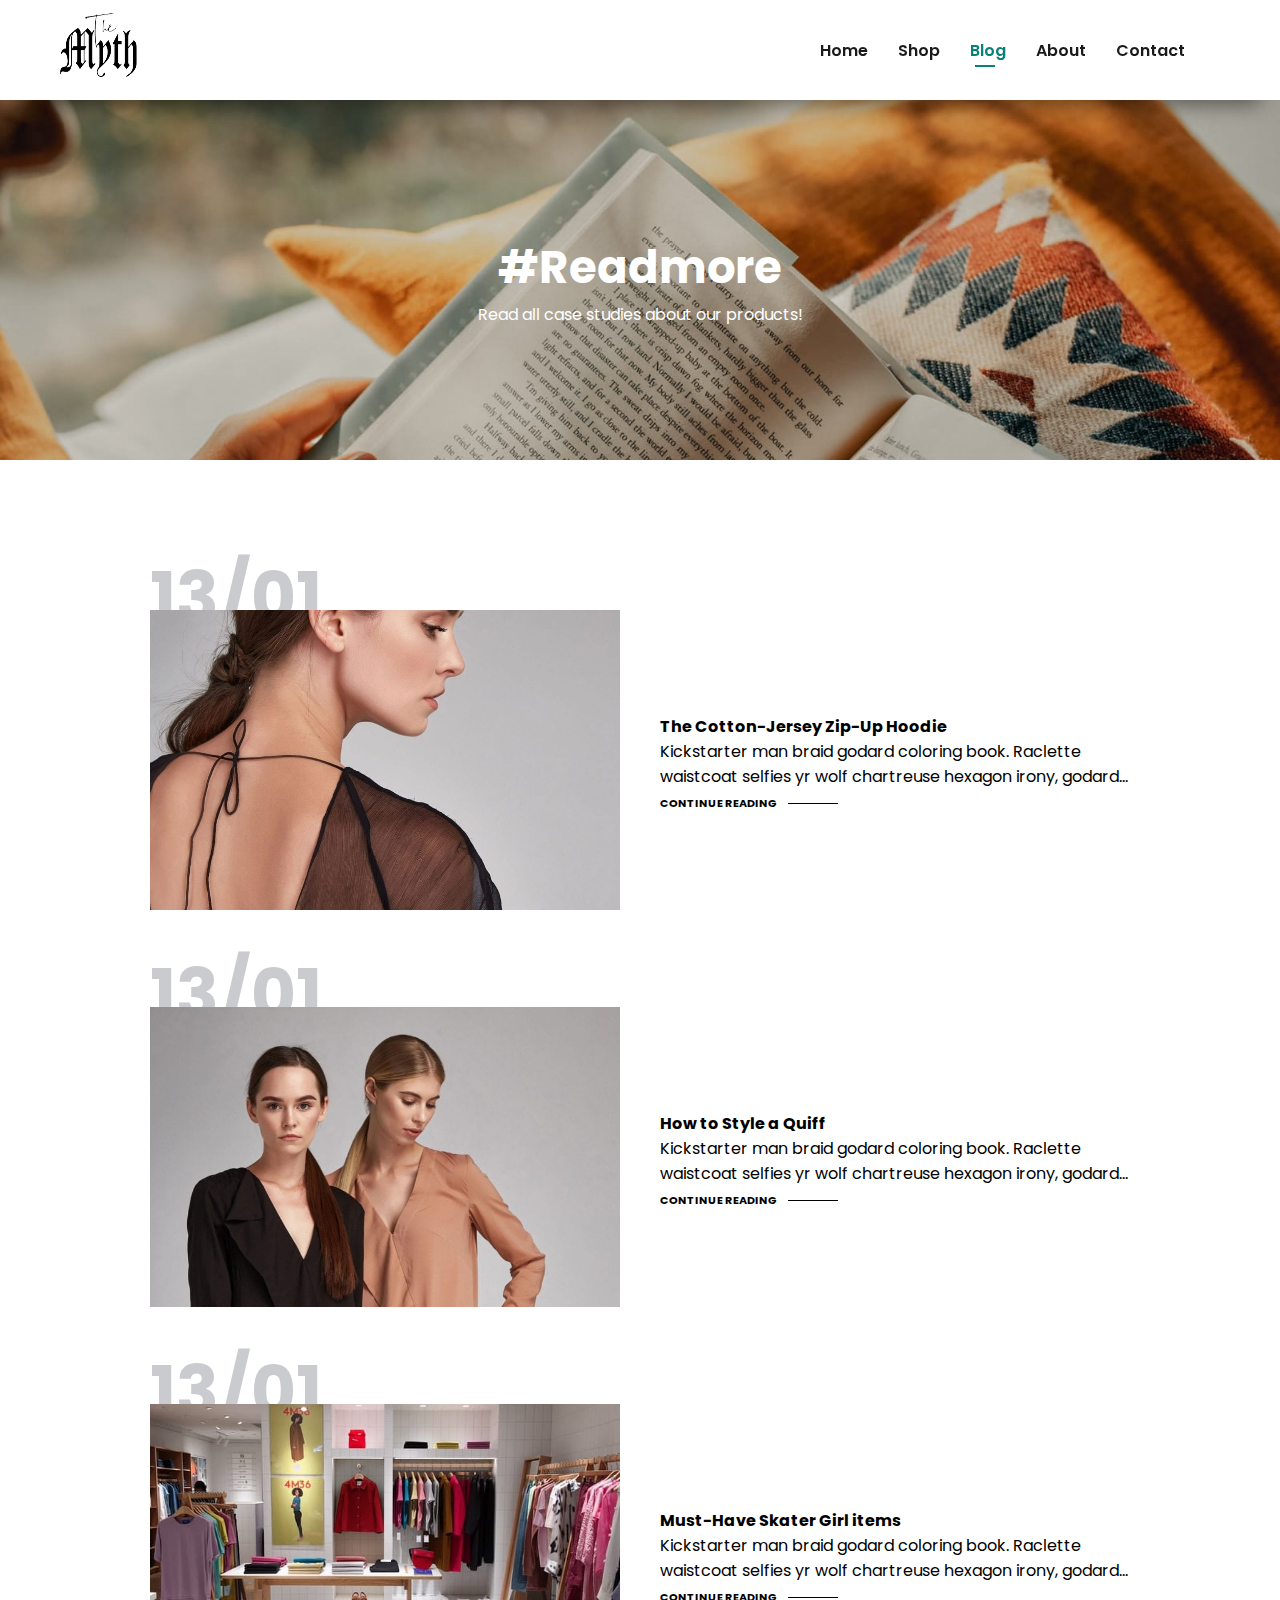
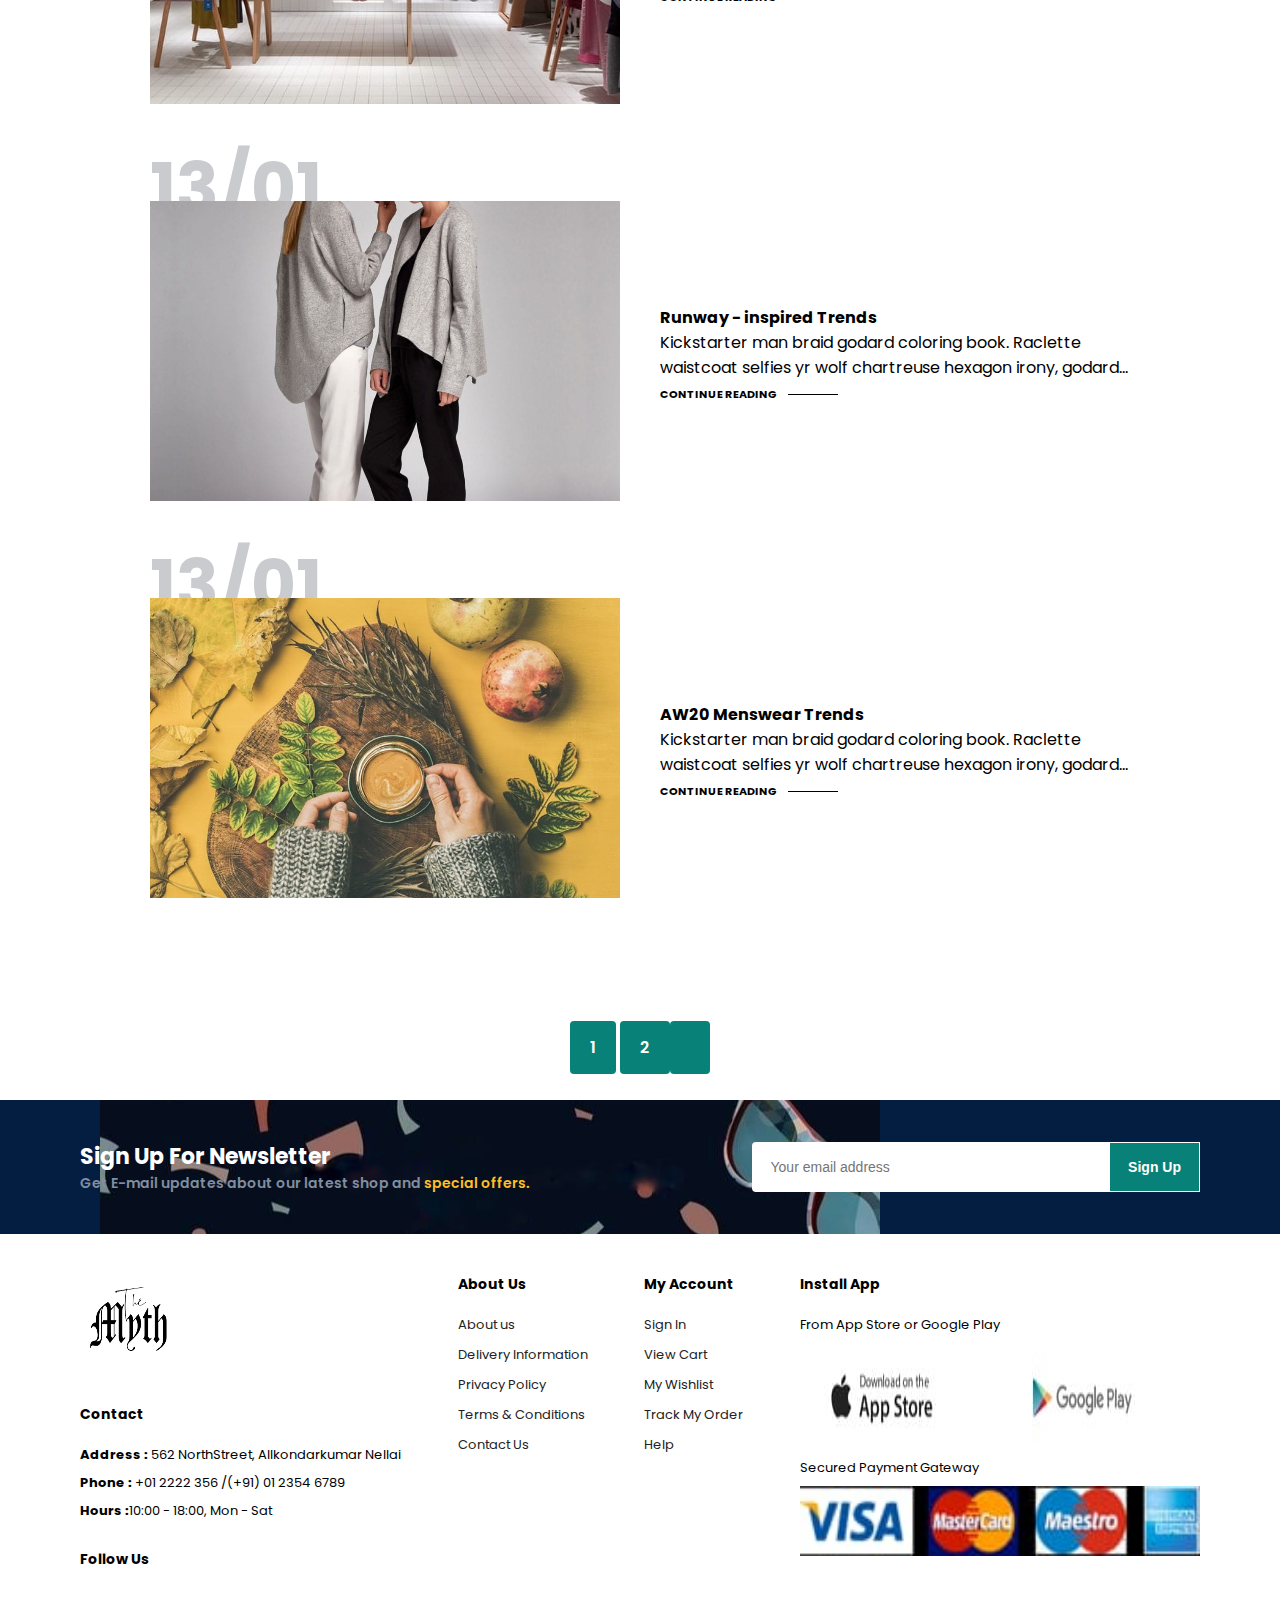
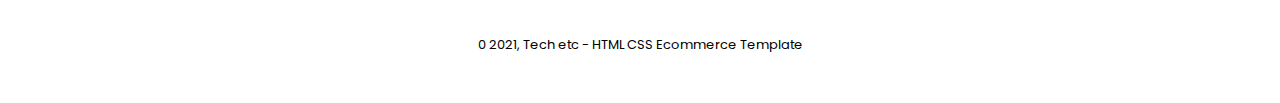
<file: blog.html>
<!DOCTYPE html>
<html lang="en">

<head>
    <meta charset="UTF-8">
    <meta name="viewport" content="width=device-width, initial-scale=1.0">
    <title>Blog Page</title>
    <link rel="stylesheet" href="style.css">
    <link rel="stylesheet" href="ajith.js">

    <!-- Googlefont link -->
    <link rel="preconnect" href="https://fonts.googleapis.com">
    <link rel="preconnect" href="https://fonts.gstatic.com" crossorigin>
    <link
        href="https://fonts.googleapis.com/css2?family=Poppins:ital,wght@0,100;0,200;0,300;0,400;0,500;0,600;0,700;0,800;0,900;1,100;1,200;1,300;1,400;1,500;1,600;1,700;1,800;1,900&display=swap"
        rel="stylesheet">

    <!-- Font awesome Icon Link -->
    <link rel="stylesheet" href="https://cdnjs.cloudflare.com/ajax/libs/font-awesome/6.5.2/css/all.min.css"
        integrity="sha512-SnH5WK+bZxgPHs44uWIX+LLJAJ9/2PkPKZ5QiAj6Ta86w+fsb2TkcmfRyVX3pBnMFcV7oQPJkl9QevSCWr3W6A=="
        crossorigin="anonymous" referrerpolicy="no-referrer" />

</head>        

<body>

    <nav class="navbar">
        <img src="ajithlogo.png" alt="" style="height: 100px; width: 100px;">
        <ul id="navbar1">
            <li><a href="index.html">Home</a></li>
            <li><a  href="shop.html">Shop</a></li>
            <li><a class="active" href="blog.html">Blog</a></li>
            <li><a href="about.html">About</a></li>
            <li><a href="contact.html">Contact</a></li>
            <li><a href="cart.html"><i class="fa-solid fa-cart-shopping"></i></a></li>
        </ul>

        <div class="mobile">
            <a href=""><i class="fa-solid fa-cart-shopping"></i></a>
             <div onclick=" shownavbar()">
                <i  class="fas fa-outdent"></i>
             </div>
        </div>
    </nav>

     <div class="side-navbar">
        <p onclick="closenavbar()">
            <i class="fa-solid fa-xmark" id="x-simple"></i>
        </p>
         
        <div class="side-navbar-links">
            <p class="side-navbar-link"><a href="">Home</a></p>
            <p class="side-navbar-link"><a href="">Shop</a></p>
            <p class="side-navbar-link"><a href="">Blog</a></p>
            <p class="side-navbar-link"><a href="">About</a></p>
            <p class="side-navbar-link"><a href="">Contact</a></p>
            <!-- <p class="side-navbar-link"><a href="cart.html"><i class="fa-solid fa-cart-shopping"></i></a></p> -->
        </div>
        
     </div>

    <div class="blog-header">
        <h2>#Readmore</h2>
        <p>Read all case studies about our products!</p>
    </div>

    <div class="blog">
        <div class="blog-box">
            <div class="blog-img">
                <img src="blog1.jpeg" alt="">
            </div>

            <div class="blog-details">
                <h4>The Cotton-Jersey Zip-Up Hoodie</h4>
                <p>Kickstarter man braid godard coloring book. Raclette waistcoat selfies yr wolf chartreuse hexagon irony, godard...</p>
                <a href="#">CONTINUE READING</a>
            </div>

            <h1>13/01</h1>
        </div>

        <div class="blog-box">
            <div class="blog-img">
                <img src="blog2.jpeg" alt="">
            </div>

            <div class="blog-details">
                <h4>How to Style a Quiff</h4>
                <p>Kickstarter man braid godard coloring book. Raclette waistcoat selfies yr wolf chartreuse hexagon irony, godard...</p>
                <a href="#">CONTINUE READING</a>
            </div>

            <h1>13/01</h1>
        </div>

        <div class="blog-box">
            <div class="blog-img">
                <img src="blog3.jpeg" alt="">
            </div>

            <div class="blog-details">
                <h4>Must-Have Skater Girl items</h4>
                <p>Kickstarter man braid godard coloring book. Raclette waistcoat selfies yr wolf chartreuse hexagon irony, godard...</p>
                <a href="#">CONTINUE READING</a>
            </div>

            <h1>13/01</h1>
        </div>

        <div class="blog-box">
            <div class="blog-img">
                <img src="blog4.jpeg" alt="">
            </div>

            <div class="blog-details">
                <h4>Runway - inspired Trends</h4>
                <p>Kickstarter man braid godard coloring book. Raclette waistcoat selfies yr wolf chartreuse hexagon irony, godard...</p>
                <a href="#">CONTINUE READING</a>
            </div>

            <h1>13/01</h1>
        </div>

        <div class="blog-box">
            <div class="blog-img">
                <img src="blog5.jpeg" alt="">
            </div>

            <div class="blog-details">
                <h4>AW20 Menswear Trends</h4>
                <p>Kickstarter man braid godard coloring book. Raclette waistcoat selfies yr wolf chartreuse hexagon irony, godard...</p>
                <a href="#">CONTINUE READING</a>
            </div>

            <h1>13/01</h1>
        </div>
    </div>

    <div class="pagination">
        <a href="">1</a>
        <a href="">2</a>
        <a href=""><i class="fa-solid fa-arrow-right-long"></i></i></a>
    </div>

    <div class="newsletter">

        <div class="newstext">
            <h4>Sign Up For Newsletter</h4>
            <p>Get E-mail updates about our latest shop and <span>special offers.</span></p>
        </div>

        <div class="form">
            <input type="text" placeholder="Your email address">
            <button>Sign Up</button>
        </div>

    </div>

    <!-- Footer -->

    <footer>
        <div class="col">
            <img class="logo" src="ajithlogo.png" style="height: 100px; width: 100px;">
            <h4>Contact</h4>
            <p><strong>Address :</strong> 562 NorthStreet, Allkondarkumar Nellai</p>
            <p><strong>Phone :</strong> +01 2222 356 /(+91) 01 2354 6789</p>
            <p><strong>Hours :</strong>10:00 - 18:00, Mon - Sat</p>
            <div class="follow">
                <h4>Follow Us</h4>
                <div class="icon">
                    <i class="fab fa-facebook-f"></i>
                    <i class="fab fa-twitter"></i>
                    <i class="fab fa-instagram"></i>
                    <i class="fab fa-pinterest-p"></i>
                    <i class="fab fa-youtube"></i>
                </div>
            </div>
        </div>

        <div class="col">
            <h4>About Us</h4>
            <a href="#">About us</a>
            <a href="#">Delivery Information</a>
            <a href="#">Privacy Policy</a>
            <a href="#">Terms & Conditions</a>
            <a href="#">Contact Us</a>
        </div>

        <div class="col">
            <h4>My Account</h4>
            <a href="#">Sign In</a>
            <a href="#">View Cart</a>
            <a href="#">My Wishlist</a>
            <a href="#">Track My Order</a>
            <a href="#">Help</a>
        </div>

        <div class="col install">
            <h4>Install App</h4>
            <p>From App Store or Google Play</p>
            <div class="row">
               <img src="applestorenew.jpeg" style="height: 90px; width: 200px;">
               <img src="playstorenew.jpeg" style="height: 90px; width: 200px;">
            </div>
            <p>Secured Payment Gateway</p>
            <img src="visanew.jpeg" height="70px" width="400px" class="visalogo">
        </div>

        <div class="copyright">
            <p> 0 2021, Tech etc - HTML CSS Ecommerce Template</p>
        </div>

    </footer>


    <!-- fa-solid fa-cart-shopping   -->
   <script src="script.js"></script>
</body>

</html>
</file>
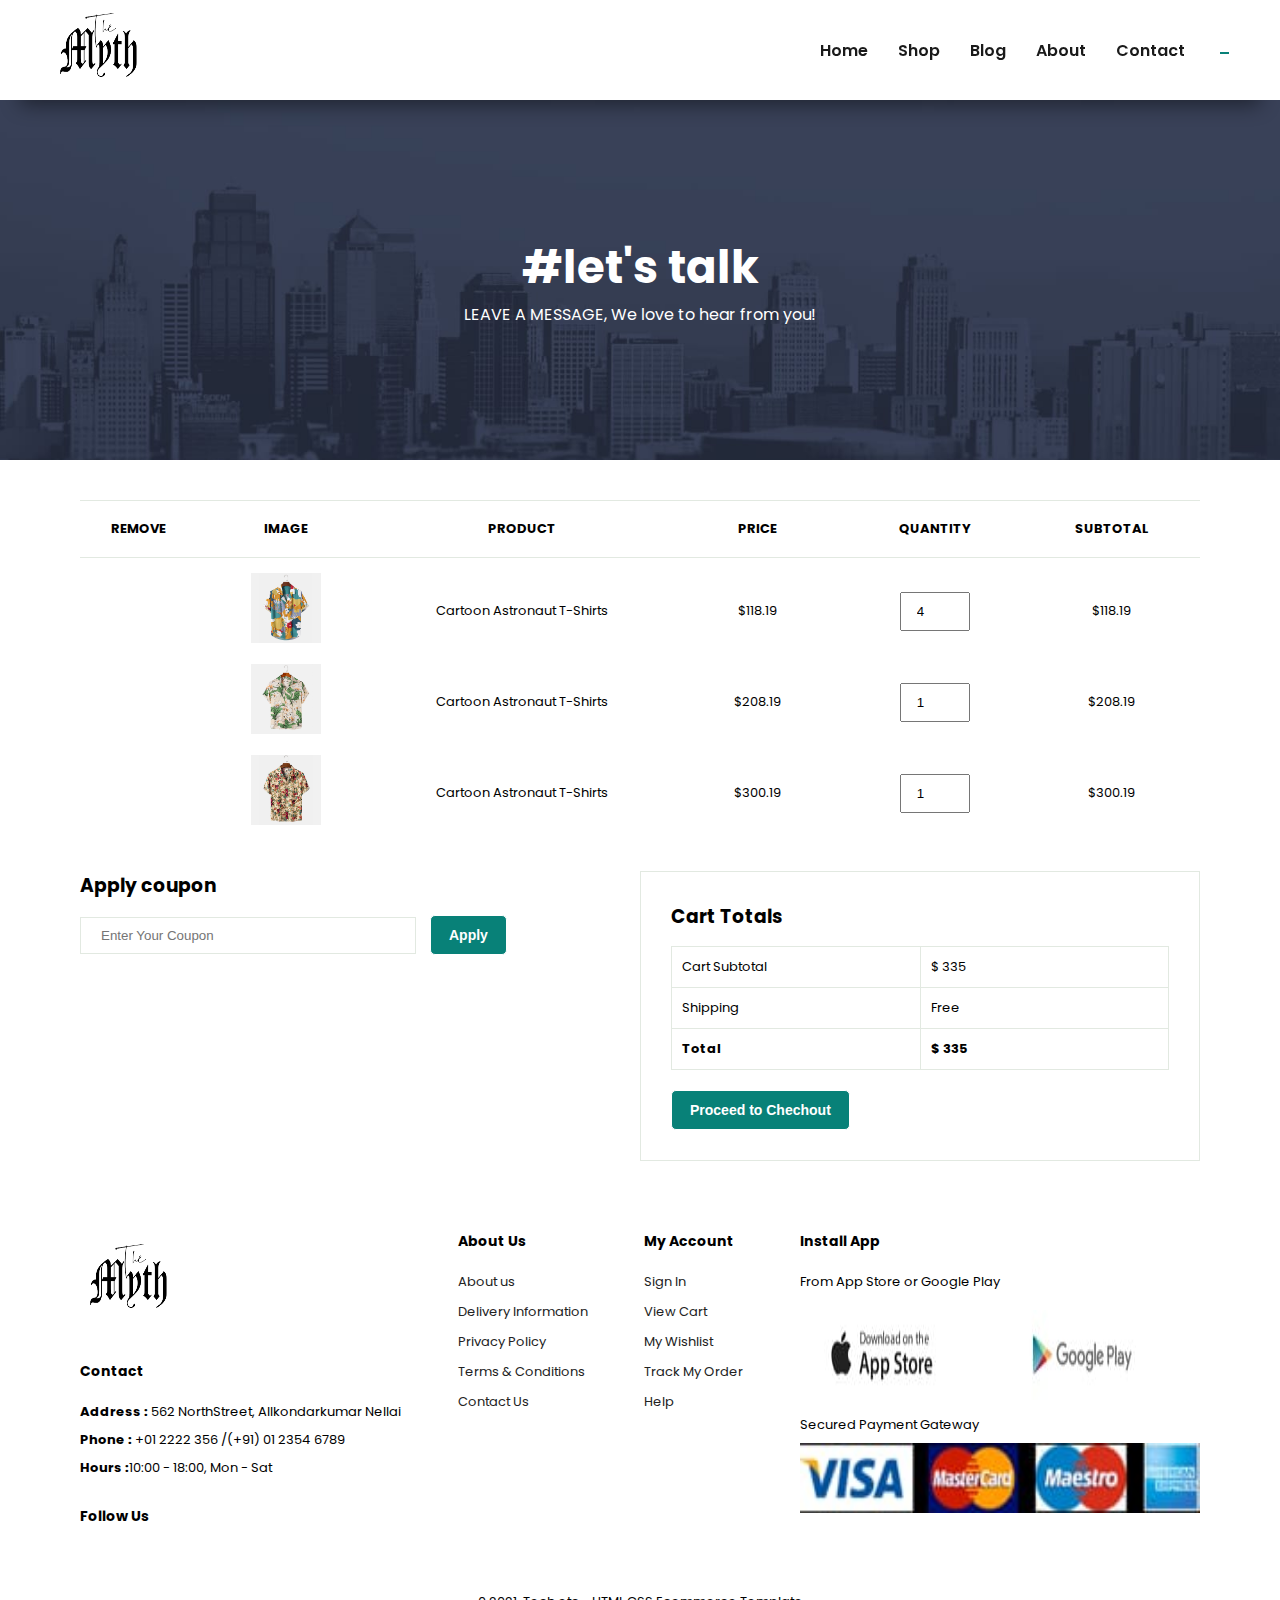
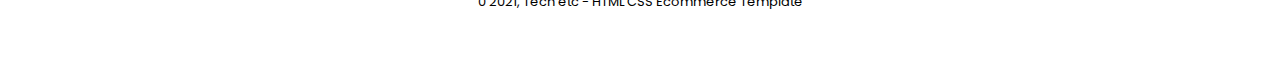
<file: cart.html>
<!DOCTYPE html>
<html lang="en">

<head>
    <meta charset="UTF-8">
    <meta name="viewport" content="width=device-width, initial-scale=1.0">
    <title>Blog Page</title>
    <link rel="stylesheet" href="style.css">
    <link rel="stylesheet" href="ajith.js">

    <!-- Googlefont link -->
    <link rel="preconnect" href="https://fonts.googleapis.com">
    <link rel="preconnect" href="https://fonts.gstatic.com" crossorigin>
    <link
        href="https://fonts.googleapis.com/css2?family=Poppins:ital,wght@0,100;0,200;0,300;0,400;0,500;0,600;0,700;0,800;0,900;1,100;1,200;1,300;1,400;1,500;1,600;1,700;1,800;1,900&display=swap"
        rel="stylesheet">

    <!-- Font awesome Icon Link -->
    <link rel="stylesheet" href="https://cdnjs.cloudflare.com/ajax/libs/font-awesome/6.5.2/css/all.min.css"
        integrity="sha512-SnH5WK+bZxgPHs44uWIX+LLJAJ9/2PkPKZ5QiAj6Ta86w+fsb2TkcmfRyVX3pBnMFcV7oQPJkl9QevSCWr3W6A=="
        crossorigin="anonymous" referrerpolicy="no-referrer" />

</head>        

<body>

    <nav class="navbar">
        <img src="ajithlogo.png" alt="" style="height: 100px; width: 100px;">
        <ul id="navbar1">
            <li><a href="index.html">Home</a></li>
            <li><a  href="shop.html">Shop</a></li>
            <li><a  href="blog.html">Blog</a></li>
            <li><a  href="about.html">About</a></li>
            <li><a  href="contact.html">Contact</a></li>
            <li><a class="active" href="cart.html"><i class="fa-solid fa-cart-shopping"></i></a></li>
        </ul>

        <div class="mobile">
            <a href=""><i class="fa-solid fa-cart-shopping"></i></a>
             <div onclick=" shownavbar()">
                <i  class="fas fa-outdent"></i>
             </div>
        </div>
    </nav>

     <div class="side-navbar">
        <p onclick="closenavbar()">
            <i class="fa-solid fa-xmark" id="x-simple"></i>
        </p>
         
        <div class="side-navbar-links">
            <p class="side-navbar-link"><a href="">Home</a></p>
            <p class="side-navbar-link"><a href="">Shop</a></p>
            <p class="side-navbar-link"><a href="">Blog</a></p>
            <p class="side-navbar-link"><a href="">About</a></p>
            <p class="side-navbar-link"><a href="">Contact</a></p>
            <!-- <p class="side-navbar-link"><a href="cart.html"><i class="fa-solid fa-cart-shopping"></i></a></p> -->
        </div>
        
     </div>

    <div class="about-header">
        <h2>#let's talk</h2>
        <p>LEAVE A MESSAGE, We love to hear from you!</p>
    </div>

    <div class="cart">
        <table style="width: 100%;" >
            <thead>
                <tr>
                    <td>Remove</td>
                    <td>Image</td>
                    <td>Product</td>
                    <td>Price</td>
                    <td>Quantity</td>
                    <td>Subtotal</td>
                </tr>
            </thead>

            <tbody>
                <tr>
                    <td><a href="#"><i class="fa-regular fa-circle-xmark"></i></a></td>
                    <td><img src="f1cart.jpeg" alt=""></td>
                    <td>Cartoon Astronaut T-Shirts</td>
                    <td>$118.19</td>
                    <td><input type="number" value="4"></td>
                    <td>$118.19</td>
                </tr>

                <tr>
                    <td><a href="#"><i class="fa-regular fa-circle-xmark"></i></a></td>
                    <td><img src="f2cart.jpeg" alt=""></td>
                    <td>Cartoon Astronaut T-Shirts</td>
                    <td>$208.19</td>
                    <td><input type="number" value="1"></td>
                    <td>$208.19</td>
                </tr>

                <tr>
                    <td><a href="#"><i class="fa-regular fa-circle-xmark"></i></a></td>
                    <td><img src="f3cart.jpeg" alt=""></td>
                    <td>Cartoon Astronaut T-Shirts</td>
                    <td>$300.19</td>
                    <td><input type="number" value="1"></td>
                    <td>$300.19</td>
                </tr>


            </tbody>
        </table>
    </div>


    <div class="cart-add">
        <div class="coupon">
            <h3>Apply coupon</h3>
            <div>
                <input type="text" placeholder="Enter Your Coupon">
                <button>Apply</button>
            </div>
        </div>

        <div class="subtotal">
            <h3>Cart Totals</h3>
            <table>
                <tr>
                    <td>Cart Subtotal</td>
                    <td>$ 335</td>
                </tr>

                <tr>
                    <td>Shipping</td>
                    <td>Free</td>
                </tr>

                <tr>
                    <td><strong>Total</strong></td>
                    <td><strong>$ 335</strong></td>
                </tr>
            </table>
            <button>Proceed to Chechout</button>
        </div>
    </div>

    <!-- Footer -->

    <footer>
        <div class="col">
            <img class="logo" src="ajithlogo.png" style="height: 100px; width: 100px;">
            <h4>Contact</h4>
            <p><strong>Address :</strong> 562 NorthStreet, Allkondarkumar Nellai</p>
            <p><strong>Phone :</strong> +01 2222 356 /(+91) 01 2354 6789</p>
            <p><strong>Hours :</strong>10:00 - 18:00, Mon - Sat</p>
            <div class="follow">
                <h4>Follow Us</h4>
                <div class="icon">
                    <i class="fab fa-facebook-f"></i>
                    <i class="fab fa-twitter"></i>
                    <i class="fab fa-instagram"></i>
                    <i class="fab fa-pinterest-p"></i>
                    <i class="fab fa-youtube"></i>
                </div>
            </div>
        </div>

        <div class="col">
            <h4>About Us</h4>
            <a href="#">About us</a>
            <a href="#">Delivery Information</a>
            <a href="#">Privacy Policy</a>
            <a href="#">Terms & Conditions</a>
            <a href="#">Contact Us</a>
        </div>

        <div class="col">
            <h4>My Account</h4>
            <a href="#">Sign In</a>
            <a href="#">View Cart</a>
            <a href="#">My Wishlist</a>
            <a href="#">Track My Order</a>
            <a href="#">Help</a>
        </div>

        <div class="col install">
            <h4>Install App</h4>
            <p>From App Store or Google Play</p>
            <div class="row">
               <img src="applestorenew.jpeg" style="height: 90px; width: 200px;">
               <img src="playstorenew.jpeg" style="height: 90px; width: 200px;">
            </div>
            <p>Secured Payment Gateway</p>
            <img src="visanew.jpeg" height="70px" width="400px" class="visalogo">
        </div>

        <div class="copyright">
            <p> 0 2021, Tech etc - HTML CSS Ecommerce Template</p>
        </div>

    </footer>


    <!-- fa-solid fa-cart-shopping   -->
   <script src="script.js"></script>
</body>

</html>
</file>
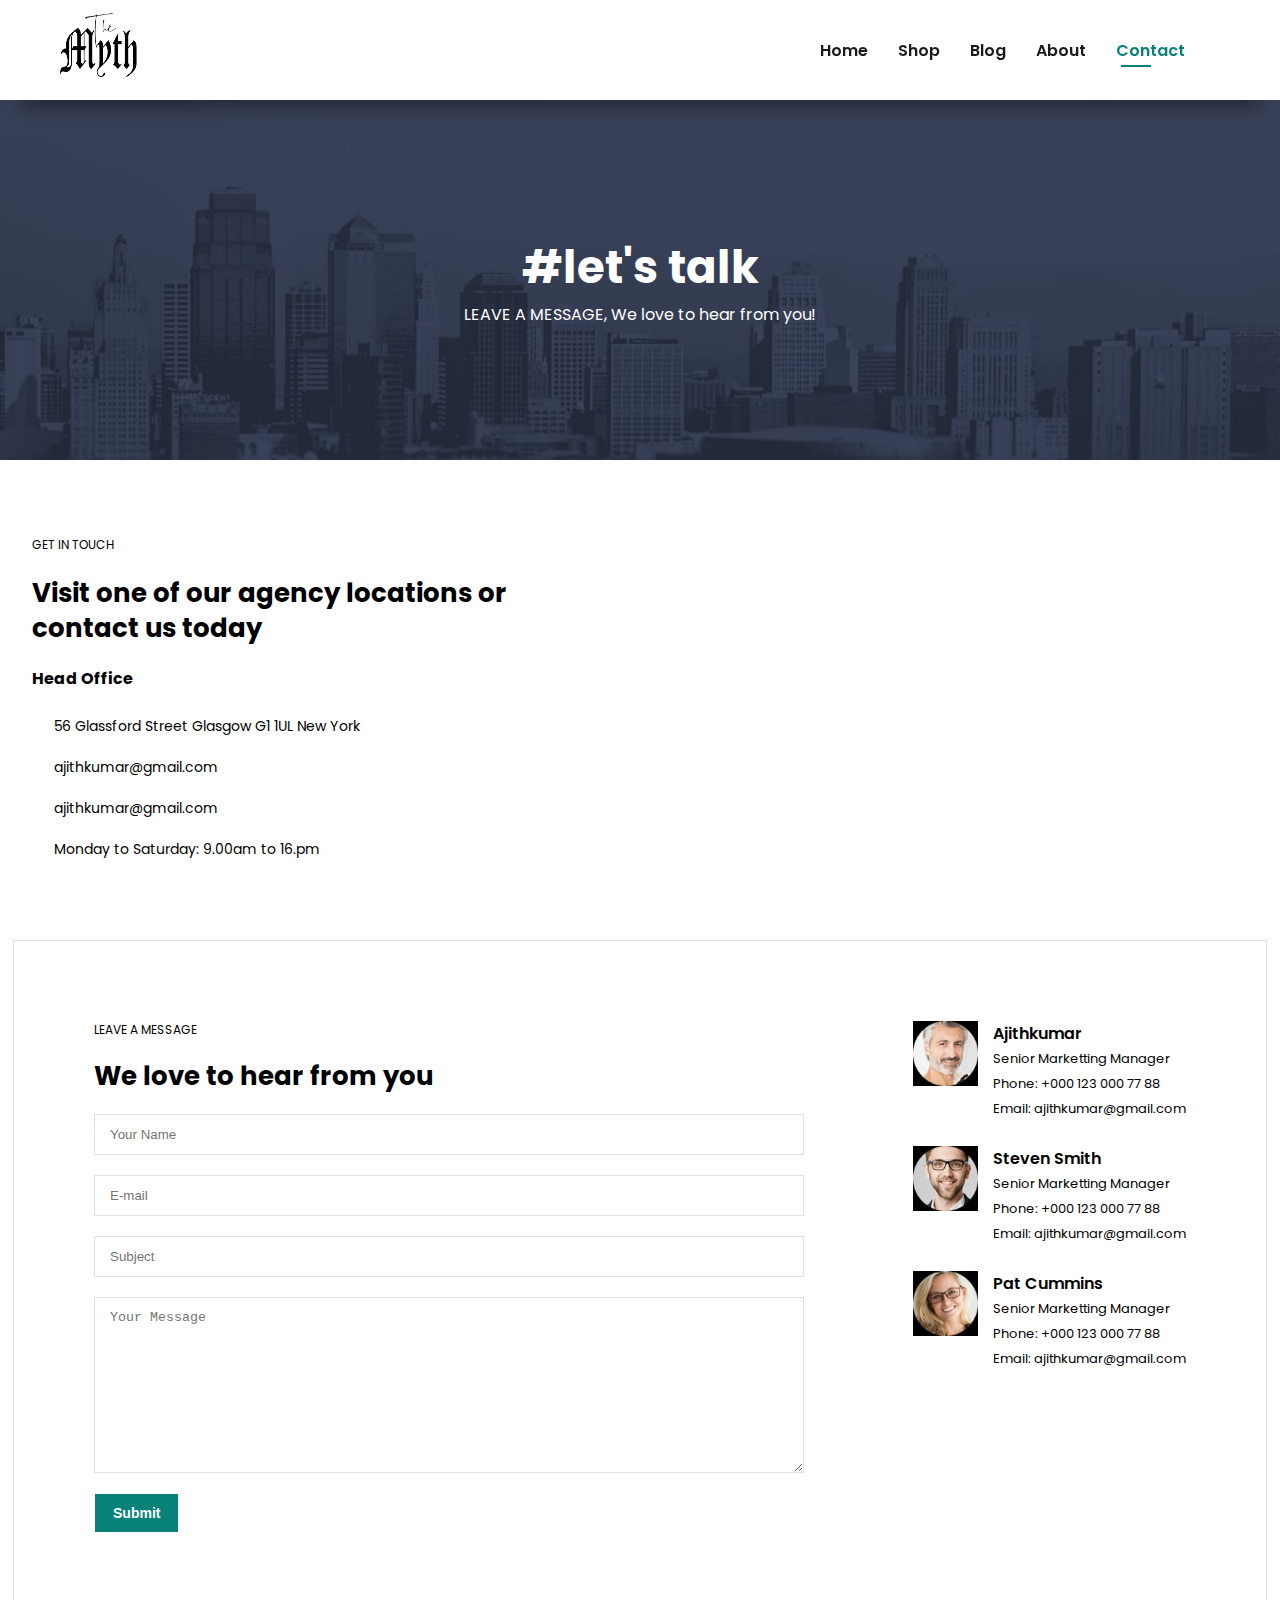
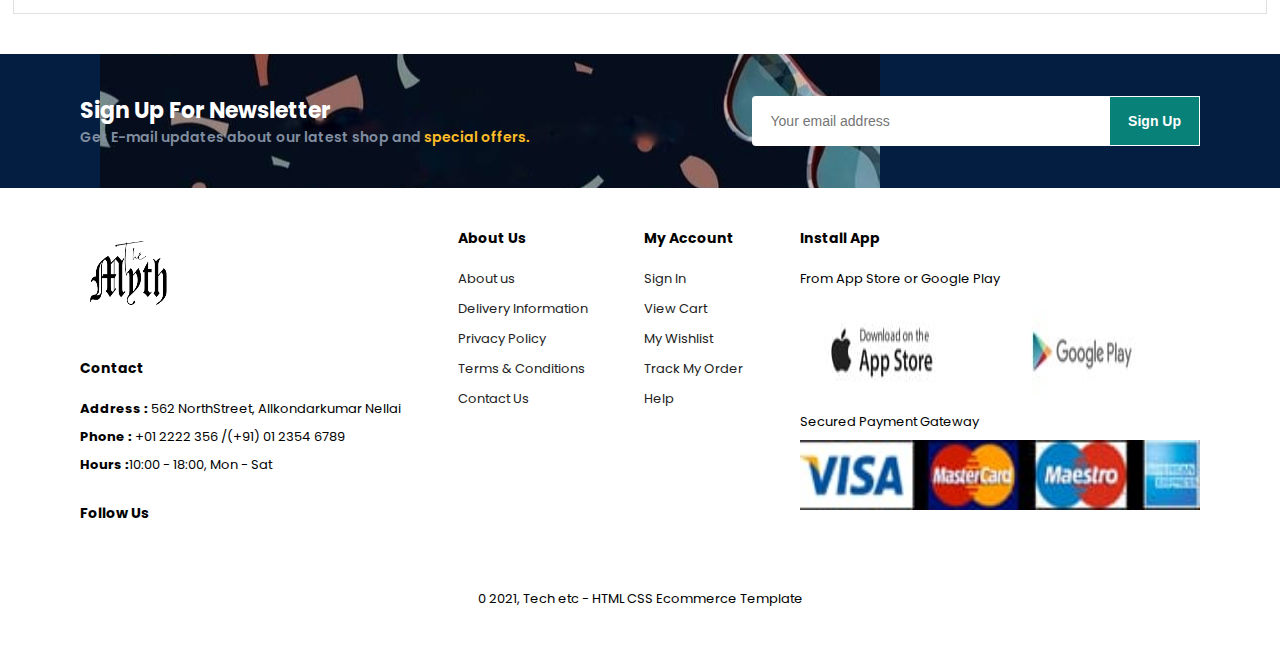
<file: contact.html>
<!DOCTYPE html>
<html lang="en">

<head>
    <meta charset="UTF-8">
    <meta name="viewport" content="width=device-width, initial-scale=1.0">
    <title>Blog Page</title>
    <link rel="stylesheet" href="style.css">
    <link rel="stylesheet" href="ajith.js">

    <!-- Googlefont link -->
    <link rel="preconnect" href="https://fonts.googleapis.com">
    <link rel="preconnect" href="https://fonts.gstatic.com" crossorigin>
    <link
        href="https://fonts.googleapis.com/css2?family=Poppins:ital,wght@0,100;0,200;0,300;0,400;0,500;0,600;0,700;0,800;0,900;1,100;1,200;1,300;1,400;1,500;1,600;1,700;1,800;1,900&display=swap"
        rel="stylesheet">

    <!-- Font awesome Icon Link -->
    <link rel="stylesheet" href="https://cdnjs.cloudflare.com/ajax/libs/font-awesome/6.5.2/css/all.min.css"
        integrity="sha512-SnH5WK+bZxgPHs44uWIX+LLJAJ9/2PkPKZ5QiAj6Ta86w+fsb2TkcmfRyVX3pBnMFcV7oQPJkl9QevSCWr3W6A=="
        crossorigin="anonymous" referrerpolicy="no-referrer" />

</head>        

<body>

    <nav class="navbar">
        <img src="ajithlogo.png" alt="" style="height: 100px; width: 100px;">
        <ul id="navbar1">
            <li><a href="index.html">Home</a></li>
            <li><a  href="shop.html">Shop</a></li>
            <li><a  href="blog.html">Blog</a></li>
            <li><a  href="about.html">About</a></li>
            <li><a class="active" href="contact.html">Contact</a></li>
            <li><a href="cart.html"><i class="fa-solid fa-cart-shopping"></i></a></li>
        </ul>

        <div class="mobile">
            <a href=""><i class="fa-solid fa-cart-shopping"></i></a>
             <div onclick=" shownavbar()">
                <i  class="fas fa-outdent"></i>
             </div>
        </div>
    </nav>

     <div class="side-navbar">
        <p onclick="closenavbar()">
            <i class="fa-solid fa-xmark" id="x-simple"></i>
        </p>
         
        <div class="side-navbar-links">
            <p class="side-navbar-link"><a href="">Home</a></p>
            <p class="side-navbar-link"><a href="">Shop</a></p>
            <p class="side-navbar-link"><a href="">Blog</a></p>
            <p class="side-navbar-link"><a href="">About</a></p>
            <p class="side-navbar-link"><a href="">Contact</a></p>
            <!-- <p class="side-navbar-link"><a href="cart.html"><i class="fa-solid fa-cart-shopping"></i></a></p> -->
        </div>
        
     </div>

    <div class="about-header">
        <h2>#let's talk</h2>
        <p>LEAVE A MESSAGE, We love to hear from you!</p>
    </div>

    <div class="contact-details">
        <div class="details">
            <span>GET IN TOUCH</span>
            <h2>Visit one of our agency locations or contact us today</h2>
            <h3>Head Office</h3>
            <div>
                <li>
                    <i class="fa fa-map"></i>
                    <p>56 Glassford Street Glasgow G1 1UL New York</p>
                </li>
                <li>
                    <i class="fa-solid fa-envelope"></i>
                    <p>ajithkumar@gmail.com</p>
                </li>
                <li>
                    <i class="fa-solid fa-phone"></i>
                    <p>ajithkumar@gmail.com</p>
                </li>
                <li>
                    <i class="fa-solid fa-clock"></i>
                    <p>Monday to Saturday: 9.00am to 16.pm </p>
                </li>
            </div>
        </div>
         
        <div class="map">
            <iframe src="https://www.google.com/maps/embed?pb=!1m18!1m12!1m3!1d3939.1811223479613!2d77.511506024068!3d9.138108287273466!2m3!1f0!2f0!3f0!3m2!1i1024!2i768!4f13.1!3m3!1m2!1s0x3b0699cd657373df%3A0x85418e6174bd0803!2sAtkondarkulam%2C%20Therkku%20Sankarankovil%2C%20Tamil%20Nadu%20627862!5e0!3m2!1sen!2sin!4v1725435271099!5m2!1sen!2sin" width="600" height="450" style="border:0;" allowfullscreen="" loading="lazy" referrerpolicy="no-referrer-when-downgrade"></iframe>
            
            <!-- width="600" height="450" style="border:0;" allowfullscreen="" loading="lazy" referrerpolicy="no-referrer-when-downgrade" -->

        </div>

    </div>

    <div class="form-details">
        <form action="">
            <span>LEAVE A MESSAGE</span>
            <h2>We love to hear from you</h2>
            <input type="text" placeholder="Your Name">
            <input type="text" placeholder="E-mail">
            <input type="text" placeholder="Subject">
            <textarea name="" id="" cols="30" rows="10" placeholder="Your Message"></textarea>
            <button>Submit</button>
        </form>

        <div class="people">
            <div>
                <img src="people1.jpeg" alt="">
                <p><span>Ajithkumar</span> Senior Marketting Manager <br> Phone: +000 123 000 77 88 <br> Email: ajithkumar@gmail.com </p>
            </div>

            <div>
                <img src="people2.jpeg" alt="">
                <p><span>Steven Smith</span> Senior Marketting Manager <br> Phone: +000 123 000 77 88 <br> Email: ajithkumar@gmail.com </p>
            </div>

            <div>
                <img src="people3.jpeg" alt="">
                <p><span>Pat Cummins</span> Senior Marketting Manager <br> Phone: +000 123 000 77 88 <br> Email: ajithkumar@gmail.com </p>
            </div>
        </div>
    </div>

    <div class="newsletter">

        <div class="newstext">
            <h4>Sign Up For Newsletter</h4>
            <p>Get E-mail updates about our latest shop and <span>special offers.</span></p>
        </div>

        <div class="form">
            <input type="text" placeholder="Your email address">
            <button>Sign Up</button>
        </div>

    </div>

    <!-- Footer -->

    <footer>
        <div class="col">
            <img class="logo" src="ajithlogo.png" style="height: 100px; width: 100px;">
            <h4>Contact</h4>
            <p><strong>Address :</strong> 562 NorthStreet, Allkondarkumar Nellai</p>
            <p><strong>Phone :</strong> +01 2222 356 /(+91) 01 2354 6789</p>
            <p><strong>Hours :</strong>10:00 - 18:00, Mon - Sat</p>
            <div class="follow">
                <h4>Follow Us</h4>
                <div class="icon">
                    <i class="fab fa-facebook-f"></i>
                    <i class="fab fa-twitter"></i>
                    <i class="fab fa-instagram"></i>
                    <i class="fab fa-pinterest-p"></i>
                    <i class="fab fa-youtube"></i>
                </div>
            </div>
        </div>

        <div class="col">
            <h4>About Us</h4>
            <a href="#">About us</a>
            <a href="#">Delivery Information</a>
            <a href="#">Privacy Policy</a>
            <a href="#">Terms & Conditions</a>
            <a href="#">Contact Us</a>
        </div>

        <div class="col">
            <h4>My Account</h4>
            <a href="#">Sign In</a>
            <a href="#">View Cart</a>
            <a href="#">My Wishlist</a>
            <a href="#">Track My Order</a>
            <a href="#">Help</a>
        </div>

        <div class="col install">
            <h4>Install App</h4>
            <p>From App Store or Google Play</p>
            <div class="row">
               <img src="applestorenew.jpeg" style="height: 90px; width: 200px;">
               <img src="playstorenew.jpeg" style="height: 90px; width: 200px;">
            </div>
            <p>Secured Payment Gateway</p>
            <img src="visanew.jpeg" height="70px" width="400px" class="visalogo">
        </div>

        <div class="copyright">
            <p> 0 2021, Tech etc - HTML CSS Ecommerce Template</p>
        </div>

    </footer>


    <!-- fa-solid fa-cart-shopping   -->
   <script src="script.js"></script>
</body>

</html>
</file>
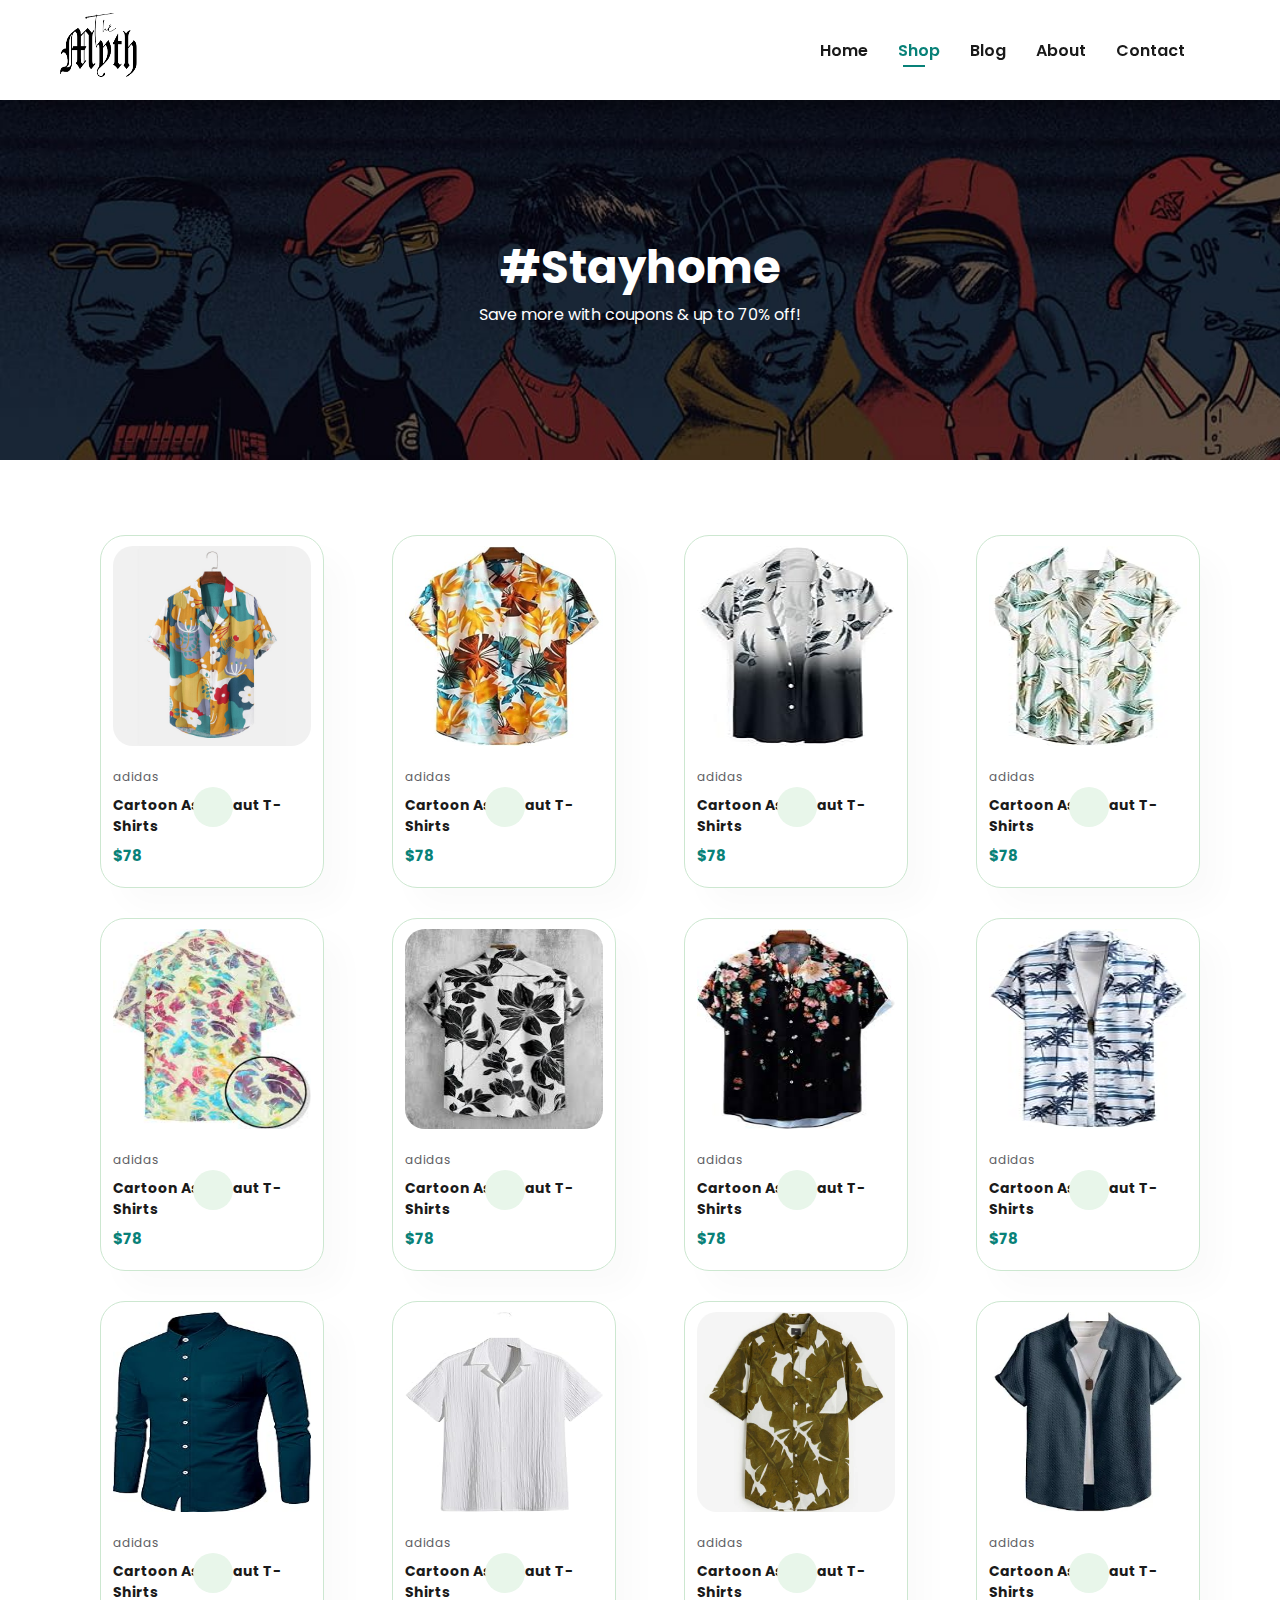
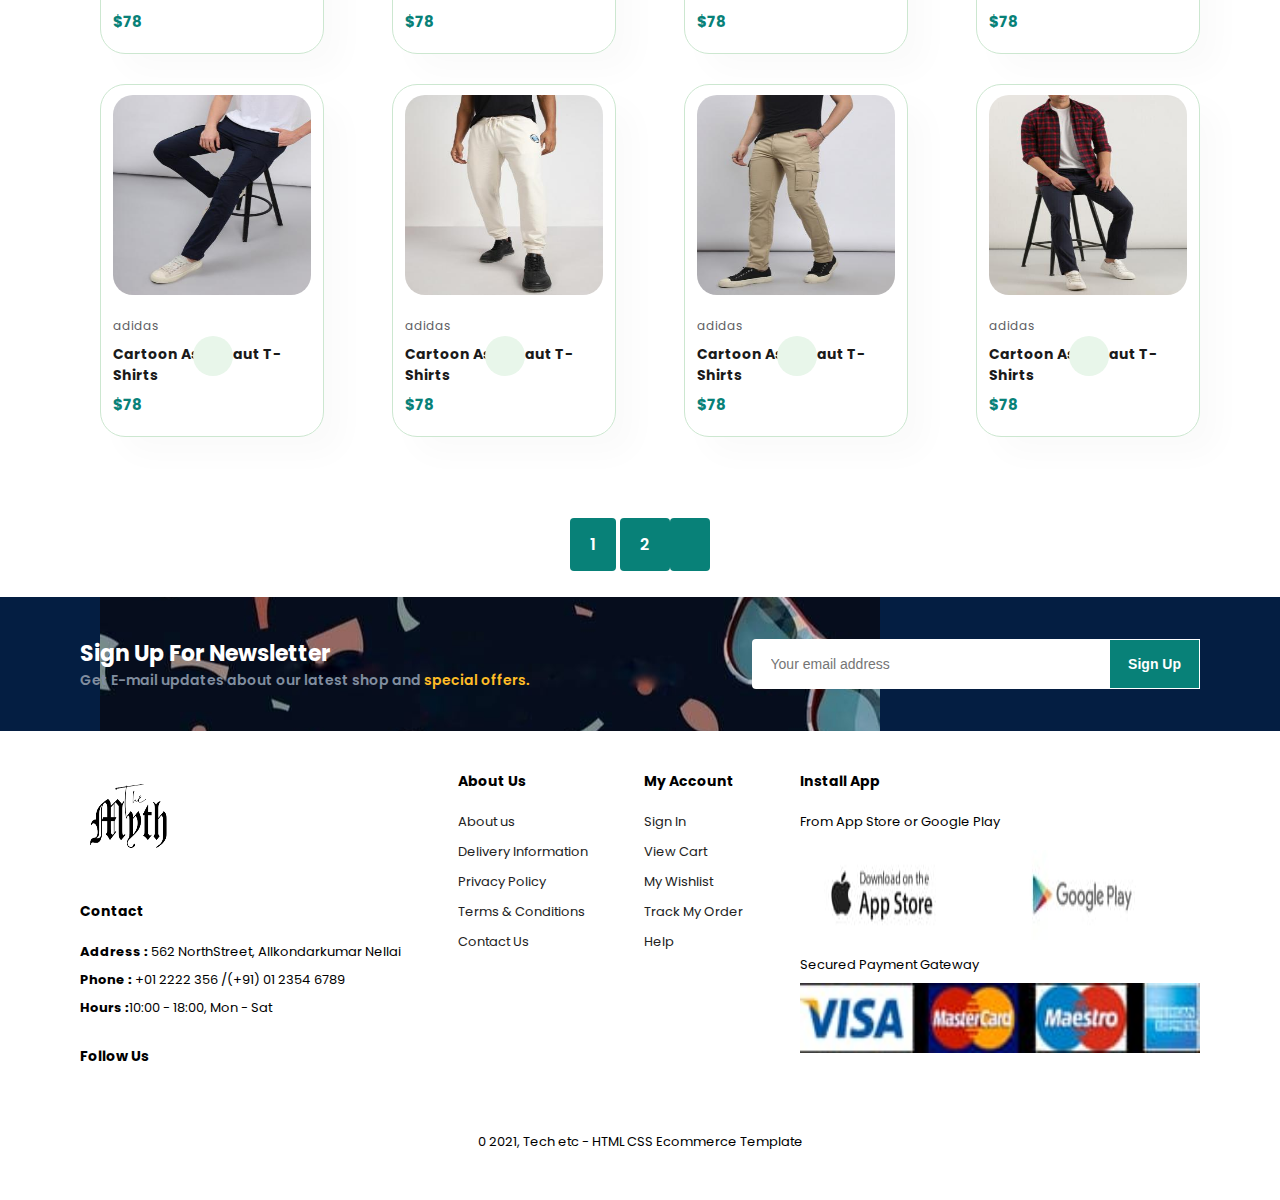
<file: shop.html>
<!DOCTYPE html>
<html lang="en">

<head>
    <meta charset="UTF-8">
    <meta name="viewport" content="width=device-width, initial-scale=1.0">
    <title>Shop Page</title>
    <link rel="stylesheet" href="style.css">
    <link rel="stylesheet" href="ajith.js">

    <!-- Googlefont link -->
    <link rel="preconnect" href="https://fonts.googleapis.com">
    <link rel="preconnect" href="https://fonts.gstatic.com" crossorigin>
    <link
        href="https://fonts.googleapis.com/css2?family=Poppins:ital,wght@0,100;0,200;0,300;0,400;0,500;0,600;0,700;0,800;0,900;1,100;1,200;1,300;1,400;1,500;1,600;1,700;1,800;1,900&display=swap"
        rel="stylesheet">

    <!-- Font awesome Icon Link -->
    <link rel="stylesheet" href="https://cdnjs.cloudflare.com/ajax/libs/font-awesome/6.5.2/css/all.min.css"
        integrity="sha512-SnH5WK+bZxgPHs44uWIX+LLJAJ9/2PkPKZ5QiAj6Ta86w+fsb2TkcmfRyVX3pBnMFcV7oQPJkl9QevSCWr3W6A=="
        crossorigin="anonymous" referrerpolicy="no-referrer" />

</head>        

<body>

    <nav class="navbar">
        <img src="ajithlogo.png" alt="" style="height: 100px; width: 100px;">
        <ul id="navbar1">
            <li><a href="index.html">Home</a></li>
            <li><a class="active" href="shop.html">Shop</a></li>
            <li><a href="blog.html">Blog</a></li>
            <li><a href="about.html">About</a></li>
            <li><a href="contact.html">Contact</a></li>
            <li><a href="cart.html"><i class="fa-solid fa-cart-shopping"></i></a></li>
        </ul>

        <div class="mobile">
            <a href=""><i class="fa-solid fa-cart-shopping"></i></a>
             <div onclick=" shownavbar()">
                <i  class="fas fa-outdent"></i>
             </div>
        </div>
    </nav>

     <div class="side-navbar">
        <p onclick="closenavbar()">
            <i class="fa-solid fa-xmark" id="x-simple"></i>
        </p>
         
        <div class="side-navbar-links">
            <p class="side-navbar-link"><a href="">Home</a></p>
            <p class="side-navbar-link"><a href="">Shop</a></p>
            <p class="side-navbar-link"><a href="">Blog</a></p>
            <p class="side-navbar-link"><a href="">About</a></p>
            <p class="side-navbar-link"><a href="">Contact</a></p>
            <!-- <p class="side-navbar-link"><a href="cart.html"><i class="fa-solid fa-cart-shopping"></i></a></p> -->
        </div>
        
     </div>

    <div class="page-header">
        <h2>#Stayhome</h2>
        <p>Save more with coupons & up to 70% off! </p>
    </div>

    <div class="product1">

        <div class="pro-container">
            <div class="pro"  onclick="window.location.href = 'singlepro.html'">
                <img src="firstf1.jpeg" alt="" style="height: 200px;">
                <div class="des">
                    <span>adidas</span>
                    <h5>Cartoon Astronaut T-Shirts</h5>
                    <div class="star">
                        <i class="fas fa-star"></i>
                        <i class="fas fa-star"></i>
                        <i class="fas fa-star"></i>
                        <i class="fas fa-star"></i>
                        <i class="fas fa-star"></i>
                    </div>
                    <h4>$78</h4>
                </div>
                <a href="" class="cart"><i class="fa-solid fa-cart-shopping"></i></a>
            </div>

            <div class="pro">
                <img src="shirt12.jpg" alt="" style="height: 200px;">
                <div class="des">
                    <span>adidas</span>
                    <h5>Cartoon Astronaut T-Shirts</h5>
                    <div class="star">
                        <i class="fas fa-star"></i>
                        <i class="fas fa-star"></i>
                        <i class="fas fa-star"></i>
                        <i class="fas fa-star"></i>
                        <i class="fas fa-star"></i>
                    </div>
                    <h4>$78</h4>
                </div>
                <a href="" class="cart"><i class="fa-solid fa-cart-shopping"></i></a>
            </div>

            <div class="pro">
                <img src="shirt13.jpg" alt="" style="height: 200px;">
                <div class="des">
                    <span>adidas</span>
                    <h5>Cartoon Astronaut T-Shirts</h5>
                    <div class="star">
                        <i class="fas fa-star"></i>
                        <i class="fas fa-star"></i>
                        <i class="fas fa-star"></i>
                        <i class="fas fa-star"></i>
                        <i class="fas fa-star"></i>
                    </div>
                    <h4>$78</h4>
                </div>
                <a href="" class="cart"><i class="fa-solid fa-cart-shopping"></i></a>
            </div>

            <div class="pro">
                <img src="shirt14.jpg" alt="" style="height: 200px;">
                <div class="des">
                    <span>adidas</span>
                    <h5>Cartoon Astronaut T-Shirts</h5>
                    <div class="star">
                        <i class="fas fa-star"></i>
                        <i class="fas fa-star"></i>
                        <i class="fas fa-star"></i>
                        <i class="fas fa-star"></i>
                        <i class="fas fa-star"></i>
                    </div>
                    <h4>$78</h4>
                </div>
                <a href="" class="cart"><i class="fa-solid fa-cart-shopping"></i></a>
            </div>

            <div class="pro">
                <img src="shirt2.jpg" alt="" style="height: 200px;">
                <div class="des">
                    <span>adidas</span>
                    <h5>Cartoon Astronaut T-Shirts</h5>
                    <div class="star">
                        <i class="fas fa-star"></i>
                        <i class="fas fa-star"></i>
                        <i class="fas fa-star"></i>
                        <i class="fas fa-star"></i>
                        <i class="fas fa-star"></i>
                    </div>
                    <h4>$78</h4>
                </div>
                <a href="" class="cart"><i class="fa-solid fa-cart-shopping"></i></a>
            </div>

            <div class="pro">
                <img src="shirt3.jpg" alt="" style="height: 200px;">
                <div class="des">
                    <span>adidas</span>
                    <h5>Cartoon Astronaut T-Shirts</h5>
                    <div class="star">
                        <i class="fas fa-star"></i>
                        <i class="fas fa-star"></i>
                        <i class="fas fa-star"></i>
                        <i class="fas fa-star"></i>
                        <i class="fas fa-star"></i>
                    </div>
                    <h4>$78</h4>
                </div>
                <a href="" class="cart"><i class="fa-solid fa-cart-shopping"></i></a>
            </div>

            <div class="pro">
                <img src="shirt4.jpg" alt="" style="height: 200px;">
                <div class="des">
                    <span>adidas</span>
                    <h5>Cartoon Astronaut T-Shirts</h5>
                    <div class="star">
                        <i class="fas fa-star"></i>
                        <i class="fas fa-star"></i>
                        <i class="fas fa-star"></i>
                        <i class="fas fa-star"></i>
                        <i class="fas fa-star"></i>
                    </div>
                    <h4>$78</h4>
                </div>
                <a href="" class="cart"><i class="fa-solid fa-cart-shopping"></i></a>
            </div>

            <div class="pro">
                <img src="shirt5.jpg" alt="" style="height: 200px;">
                <div class="des">
                    <span>adidas</span>
                    <h5>Cartoon Astronaut T-Shirts</h5>
                    <div class="star">
                        <i class="fas fa-star"></i>
                        <i class="fas fa-star"></i>
                        <i class="fas fa-star"></i>
                        <i class="fas fa-star"></i>
                        <i class="fas fa-star"></i>
                    </div>
                    <h4>$78</h4>
                </div>
                <a href="" class="cart"><i class="fa-solid fa-cart-shopping"></i></a>
            </div>

            <div class="pro">
                <img src="n1.jpg" alt="" style="height: 200px;">
                <div class="des">
                    <span>adidas</span>
                    <h5>Cartoon Astronaut T-Shirts</h5>
                    <div class="star">
                        <i class="fas fa-star"></i>
                        <i class="fas fa-star"></i>
                        <i class="fas fa-star"></i>
                        <i class="fas fa-star"></i>
                        <i class="fas fa-star"></i>
                    </div>
                    <h4>$78</h4>
                </div>
                <a href="" class="cart"><i class="fa-solid fa-cart-shopping"></i></a>
            </div>

            <div class="pro">
                <img src="n2.jpg" alt="" style="height: 200px;">
                <div class="des">
                    <span>adidas</span>
                    <h5>Cartoon Astronaut T-Shirts</h5>
                    <div class="star">
                        <i class="fas fa-star"></i>
                        <i class="fas fa-star"></i>
                        <i class="fas fa-star"></i>
                        <i class="fas fa-star"></i>
                        <i class="fas fa-star"></i>
                    </div>
                    <h4>$78</h4>
                </div>
                <a href="" class="cart"><i class="fa-solid fa-cart-shopping"></i></a>
            </div>

            <div class="pro">
                <img src="n3.webp" alt="" style="height: 200px;">
                <div class="des">
                    <span>adidas</span>
                    <h5>Cartoon Astronaut T-Shirts</h5>
                    <div class="star">
                        <i class="fas fa-star"></i>
                        <i class="fas fa-star"></i>
                        <i class="fas fa-star"></i>
                        <i class="fas fa-star"></i>
                        <i class="fas fa-star"></i>
                    </div>
                    <h4>$78</h4>
                </div>
                <a href="" class="cart"><i class="fa-solid fa-cart-shopping"></i></a>
            </div>

            <div class="pro">
                <img src="n4.webp" alt="" style="height: 200px;">
                <div class="des">
                    <span>adidas</span>
                    <h5>Cartoon Astronaut T-Shirts</h5>
                    <div class="star">
                        <i class="fas fa-star"></i>
                        <i class="fas fa-star"></i>
                        <i class="fas fa-star"></i>
                        <i class="fas fa-star"></i>
                        <i class="fas fa-star"></i>
                    </div>
                    <h4>$78</h4>
                </div>
                <a href="" class="cart"><i class="fa-solid fa-cart-shopping"></i></a>
            </div>

            <div class="pro">
                <img src="n5.jpg" alt="" style="height: 200px;">
                <div class="des">
                    <span>adidas</span>
                    <h5>Cartoon Astronaut T-Shirts</h5>
                    <div class="star">
                        <i class="fas fa-star"></i>
                        <i class="fas fa-star"></i>
                        <i class="fas fa-star"></i>
                        <i class="fas fa-star"></i>
                        <i class="fas fa-star"></i>
                    </div>
                    <h4>$78</h4>
                </div>
                <a href="" class="cart"><i class="fa-solid fa-cart-shopping"></i></a>
            </div>

            <div class="pro">
                <img src="n6.jpg" alt="" style="height: 200px;">
                <div class="des">
                    <span>adidas</span>
                    <h5>Cartoon Astronaut T-Shirts</h5>
                    <div class="star">
                        <i class="fas fa-star"></i>
                        <i class="fas fa-star"></i>
                        <i class="fas fa-star"></i>
                        <i class="fas fa-star"></i>
                        <i class="fas fa-star"></i>
                    </div>
                    <h4>$78</h4>
                </div>
                <a href="" class="cart"><i class="fa-solid fa-cart-shopping"></i></a>
            </div>

            <div class="pro">
                <img src="n7.jpg" alt="" style="height: 200px;">
                <div class="des">
                    <span>adidas</span>
                    <h5>Cartoon Astronaut T-Shirts</h5>
                    <div class="star">
                        <i class="fas fa-star"></i>
                        <i class="fas fa-star"></i>
                        <i class="fas fa-star"></i>
                        <i class="fas fa-star"></i>
                        <i class="fas fa-star"></i>
                    </div>
                    <h4>$78</h4>
                </div>
                <a href="" class="cart"><i class="fa-solid fa-cart-shopping"></i></a>
            </div>

            <div class="pro">
                <img src="n8.jpg" alt="" style="height: 200px;">
                <div class="des">
                    <span>adidas</span>
                    <h5>Cartoon Astronaut T-Shirts</h5>
                    <div class="star">
                        <i class="fas fa-star"></i>
                        <i class="fas fa-star"></i>
                        <i class="fas fa-star"></i>
                        <i class="fas fa-star"></i>
                        <i class="fas fa-star"></i>
                    </div>
                    <h4>$78</h4>
                </div>
                <a href="" class="cart"><i class="fa-solid fa-cart-shopping"></i></a>
            </div>
        </div>
    </div>

    <div class="pagination">
        <a href="">1</a>
        <a href="">2</a>
        <a href=""><i class="fa-solid fa-arrow-right-long"></i></i></a>
    </div>

    <div class="newsletter">

        <div class="newstext">
            <h4>Sign Up For Newsletter</h4>
            <p>Get E-mail updates about our latest shop and <span>special offers.</span></p>
        </div>

        <div class="form">
            <input type="text" placeholder="Your email address">
            <button>Sign Up</button>
        </div>

    </div>

    <!-- Footer -->

    <footer>
        <div class="col">
            <img class="logo" src="ajithlogo.png" style="height: 100px; width: 100px;">
            <h4>Contact</h4>
            <p><strong>Address :</strong> 562 NorthStreet, Allkondarkumar Nellai</p>
            <p><strong>Phone :</strong> +01 2222 356 /(+91) 01 2354 6789</p>
            <p><strong>Hours :</strong>10:00 - 18:00, Mon - Sat</p>
            <div class="follow">
                <h4>Follow Us</h4>
                <div class="icon">
                    <i class="fab fa-facebook-f"></i>
                    <i class="fab fa-twitter"></i>
                    <i class="fab fa-instagram"></i>
                    <i class="fab fa-pinterest-p"></i>
                    <i class="fab fa-youtube"></i>
                </div>
            </div>
        </div>

        <div class="col">
            <h4>About Us</h4>
            <a href="#">About us</a>
            <a href="#">Delivery Information</a>
            <a href="#">Privacy Policy</a>
            <a href="#">Terms & Conditions</a>
            <a href="#">Contact Us</a>
        </div>

        <div class="col">
            <h4>My Account</h4>
            <a href="#">Sign In</a>
            <a href="#">View Cart</a>
            <a href="#">My Wishlist</a>
            <a href="#">Track My Order</a>
            <a href="#">Help</a>
        </div>

        <div class="col install">
            <h4>Install App</h4>
            <p>From App Store or Google Play</p>
            <div class="row">
               <img src="applestorenew.jpeg" style="height: 90px; width: 200px;">
               <img src="playstorenew.jpeg" style="height: 90px; width: 200px;">
            </div>
            <p>Secured Payment Gateway</p>
            <img src="visanew.jpeg" height="70px" width="400px" class="visalogo">
        </div>

        <div class="copyright">
            <p> 0 2021, Tech etc - HTML CSS Ecommerce Template</p>
        </div>

    </footer>


    <!-- fa-solid fa-cart-shopping   -->
   <script src="script.js"></script>
</body>

</html>
</file>
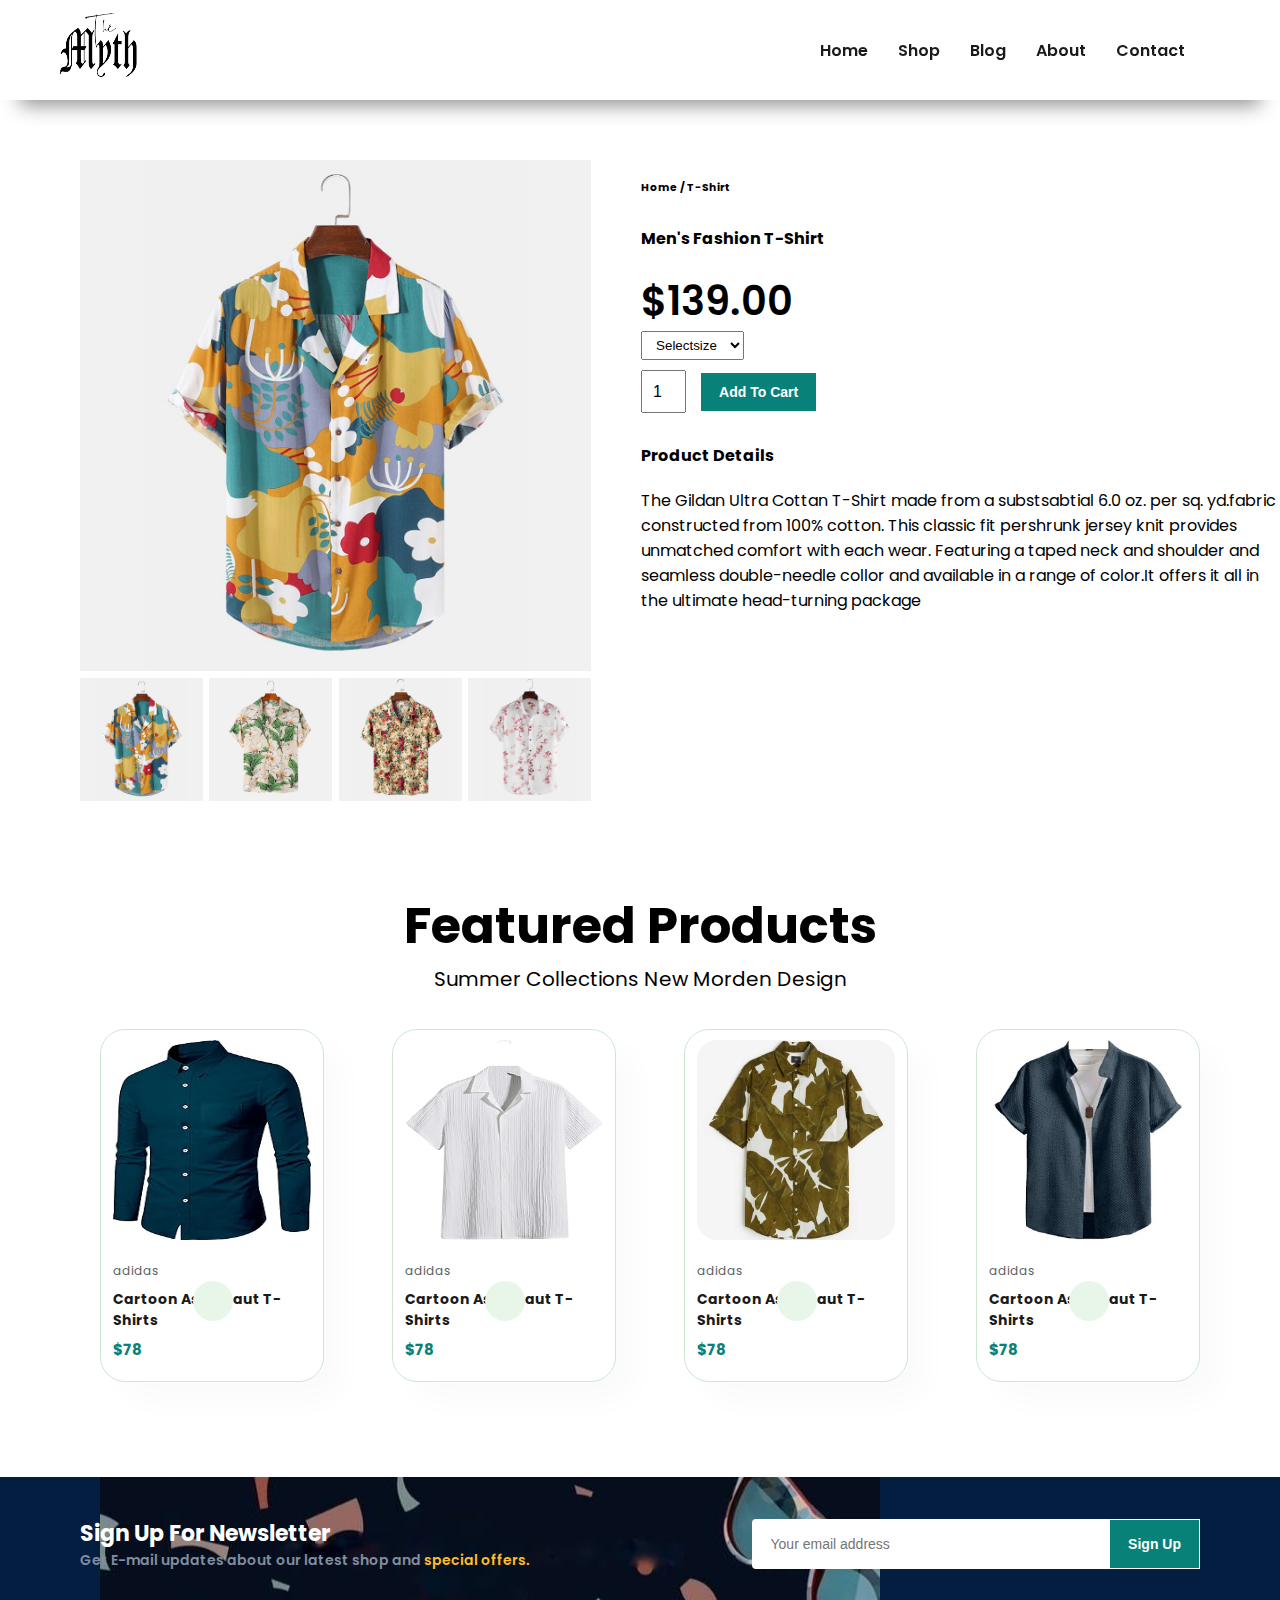
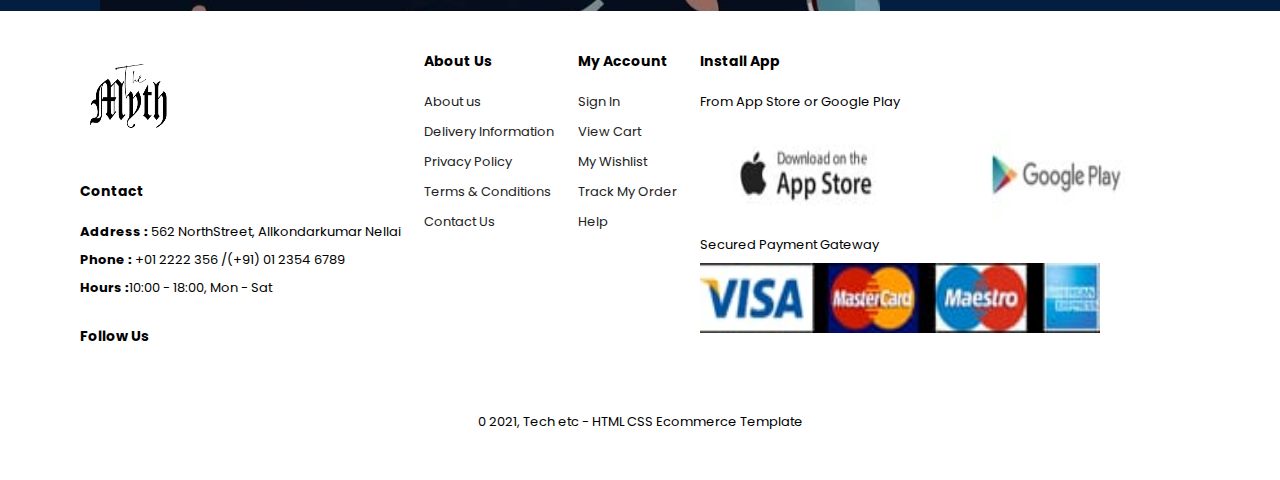
<file: singlepro.html>
<!DOCTYPE html>
<html lang="en">

<head>
    <meta charset="UTF-8">
    <meta name="viewport" content="width=device-width, initial-scale=1.0">
    <title>S Product</title>
    <link rel="stylesheet" href="style.css">

    <!-- Googlefont link -->
    <link rel="preconnect" href="https://fonts.googleapis.com">
    <link rel="preconnect" href="https://fonts.gstatic.com" crossorigin>
    <link
        href="https://fonts.googleapis.com/css2?family=Poppins:ital,wght@0,100;0,200;0,300;0,400;0,500;0,600;0,700;0,800;0,900;1,100;1,200;1,300;1,400;1,500;1,600;1,700;1,800;1,900&display=swap"
        rel="stylesheet">

    <!-- Font awesome Icon Link -->
    <link rel="stylesheet" href="https://cdnjs.cloudflare.com/ajax/libs/font-awesome/6.5.2/css/all.min.css"
        integrity="sha512-SnH5WK+bZxgPHs44uWIX+LLJAJ9/2PkPKZ5QiAj6Ta86w+fsb2TkcmfRyVX3pBnMFcV7oQPJkl9QevSCWr3W6A=="
        crossorigin="anonymous" referrerpolicy="no-referrer" />

</head>        

<body>

    <nav class="navbar">
        <img src="ajithlogo.png" alt="" style="height: 100px; width: 100px;">
        <ul id="navbar1">
            <li><a href="index.html">Home</a></li>
            <li><a href="shop.html">Shop</a></li>
            <li><a href="blog.html">Blog</a></li>
            <li><a href="about.html">About</a></li>
            <li><a href="contact.html">Contact</a></li>
            <li><a href="cart.html"><i class="fa-solid fa-cart-shopping"></i></a></li>
        </ul>

        <div class="mobile">
            <a href=""><i class="fa-solid fa-cart-shopping"></i></a>
             <div onclick=" shownavbar()">
                <i  class="fas fa-outdent"></i>
             </div>
        </div>
    </nav>

     <div class="side-navbar">
        <p onclick="closenavbar()">
            <i class="fa-solid fa-xmark" id="x-simple"></i>
        </p>
         
        <div class="side-navbar-links">
            <p class="side-navbar-link"><a href="">Home</a></p>
            <p class="side-navbar-link"><a href="">Shop</a></p>
            <p class="side-navbar-link"><a href="">Blog</a></p>
            <p class="side-navbar-link"><a href="">About</a></p>
            <p class="side-navbar-link"><a href="">Contact</a></p>
            <!-- <p class="side-navbar-link"><a href="cart.html"><i class="fa-solid fa-cart-shopping"></i></a></p> -->
        </div>
        
     </div>

     <div class="prodetails">
        
        <div class="single-pro-image">
            <img src="firstf1.jpeg"  width="100%" id="mainimg">

            <div class="small-image-group">

                <div class="small-img-col">
                    <img src="firstf1.jpeg" width="100%" id="small-img1">
                </div>
                <div class="small-img-col">
                    <img src="f1.jpeg" width="100%" id="small-img2">
                </div>
                <div class="small-img-col">
                    <img src="f2.jpeg" width="100%" id="small-img3">
                </div>
                <div class="small-img-col">
                    <img src="f3.jpeg" width="100%" id="small-img4">
                </div>
               

            </div>
        </div>

        <div class="single-pro-details">
            <h6>Home / T-Shirt</h6>
            <h4>Men's Fashion T-Shirt</h4>
            <h2 style="font-size: 40px; font-weight: 600;">$139.00</h2>
            <select>
                <option>Selectsize</option>
                <option>XL</option>
                <option>XXL</option>
                <option>Small</option>
                <option>Large</option>
            </select>

            <input type="number" value="1">
            <button>Add To Cart</button>
            <h4>Product Details</h4>
            <span>The Gildan Ultra Cottan T-Shirt made from a substsabtial 6.0 oz. per sq. yd.fabric constructed from 100% cotton. This classic fit pershrunk jersey knit provides unmatched comfort with each wear. Featuring a taped neck and shoulder and seamless double-needle collor and available in a range of color.It offers it all in the ultimate head-turning package </span>
        </div>
     </div>

     <div class="product1">
        <h2>Featured Products</h2>
        <p>Summer Collections New Morden Design</p>

        <div class="pro-container">
            <div class="pro">
                <img src="n1.jpg" alt="" style="height: 200px;">
                <div class="des">
                    <span>adidas</span>
                    <h5>Cartoon Astronaut T-Shirts</h5>
                    <div class="star">
                        <i class="fas fa-star"></i>
                        <i class="fas fa-star"></i>
                        <i class="fas fa-star"></i>
                        <i class="fas fa-star"></i>
                        <i class="fas fa-star"></i>
                    </div>
                    <h4>$78</h4>
                </div>
                <a href="" class="cart"><i class="fa-solid fa-cart-shopping"></i></a>
            </div>

            <div class="pro">
                <img src="n2.jpg" alt="" style="height: 200px;">
                <div class="des">
                    <span>adidas</span>
                    <h5>Cartoon Astronaut T-Shirts</h5>
                    <div class="star">
                        <i class="fas fa-star"></i>
                        <i class="fas fa-star"></i>
                        <i class="fas fa-star"></i>
                        <i class="fas fa-star"></i>
                        <i class="fas fa-star"></i>
                    </div>
                    <h4>$78</h4>
                </div>
                <a href="" class="cart"><i class="fa-solid fa-cart-shopping"></i></a>
            </div>

            <div class="pro">
                <img src="n3.webp" alt="" style="height: 200px;">
                <div class="des">
                    <span>adidas</span>
                    <h5>Cartoon Astronaut T-Shirts</h5>
                    <div class="star">
                        <i class="fas fa-star"></i>
                        <i class="fas fa-star"></i>
                        <i class="fas fa-star"></i>
                        <i class="fas fa-star"></i>
                        <i class="fas fa-star"></i>
                    </div>
                    <h4>$78</h4>
                </div>
                <a href="" class="cart"><i class="fa-solid fa-cart-shopping"></i></a>
            </div>

            <div class="pro">
                <img src="n4.webp" alt="" style="height: 200px;">
                <div class="des">
                    <span>adidas</span>
                    <h5>Cartoon Astronaut T-Shirts</h5>
                    <div class="star">
                        <i class="fas fa-star"></i>
                        <i class="fas fa-star"></i>
                        <i class="fas fa-star"></i>
                        <i class="fas fa-star"></i>
                        <i class="fas fa-star"></i>
                    </div>
                    <h4>$78</h4>
                </div>
                <a href="" class="cart"><i class="fa-solid fa-cart-shopping"></i></a>
            </div>

        </div>
    </div>


    <div class="newsletter">

        <div class="newstext">
            <h4>Sign Up For Newsletter</h4>
            <p>Get E-mail updates about our latest shop and <span>special offers.</span></p>
        </div>

        <div class="form">
            <input type="text" placeholder="Your email address">
            <button>Sign Up</button>
        </div>

    </div>

    <!-- Footer -->

    <footer>
        <div class="col">
            <img class="logo" src="ajithlogo.png" style="height: 100px; width: 100px;">
            <h4>Contact</h4>
            <p><strong>Address :</strong> 562 NorthStreet, Allkondarkumar Nellai</p>
            <p><strong>Phone :</strong> +01 2222 356 /(+91) 01 2354 6789</p>
            <p><strong>Hours :</strong>10:00 - 18:00, Mon - Sat</p>
            <div class="follow">
                <h4>Follow Us</h4>
                <div class="icon">
                    <i class="fab fa-facebook-f"></i>
                    <i class="fab fa-twitter"></i>
                    <i class="fab fa-instagram"></i>
                    <i class="fab fa-pinterest-p"></i>
                    <i class="fab fa-youtube"></i>
                </div>
            </div>
        </div>

        <div class="col">
            <h4>About Us</h4>
            <a href="#">About us</a>
            <a href="#">Delivery Information</a>
            <a href="#">Privacy Policy</a>
            <a href="#">Terms & Conditions</a>
            <a href="#">Contact Us</a>
        </div>

        <div class="col">
            <h4>My Account</h4>
            <a href="#">Sign In</a>
            <a href="#">View Cart</a>
            <a href="#">My Wishlist</a>
            <a href="#">Track My Order</a>
            <a href="#">Help</a>
        </div>

        <div class="col install">
            <h4>Install App</h4>
            <p>From App Store or Google Play</p>
            <div class="row">
               <img src="applestorenew.jpeg" style="height: 90px; width: 250px;">
               <img src="playstorenew.jpeg" style="height: 90px; width: 250px;">
            </div>
            <p>Secured Payment Gateway</p>
            <img src="visanew.jpeg" height="70px" width="400px" class="visalogo">
        </div>

        <div class="copyright">
            <p> 0 2021, Tech etc - HTML CSS Ecommerce Template</p>
        </div>

    </footer>


    <script>
           
           var Mainimage = document.getElementById("mainimg")
           var SmallImage1  = document.getElementById("small-img1")
           var  SmallImage2 = document.getElementById("small-img2")
           var  SmallImage3 = document.getElementById("small-img3")
           var  SmallImage4 = document.getElementById("small-img4")


            SmallImage1.onclick = function(){
                Mainimage.src = SmallImage1.src
             }   

             SmallImage2.onclick = function(){
                Mainimage.src = SmallImage2.src
             } 

             SmallImage3.onclick = function(){
                Mainimage.src = SmallImage3.src
             }  
             
             SmallImage4.onclick = function(){
                Mainimage.src = SmallImage4.src
             }   
 
    </script>


    <!-- fa-solid fa-cart-shopping   -->
   <script src="script.js"></script>
</body>

</html>
</file>
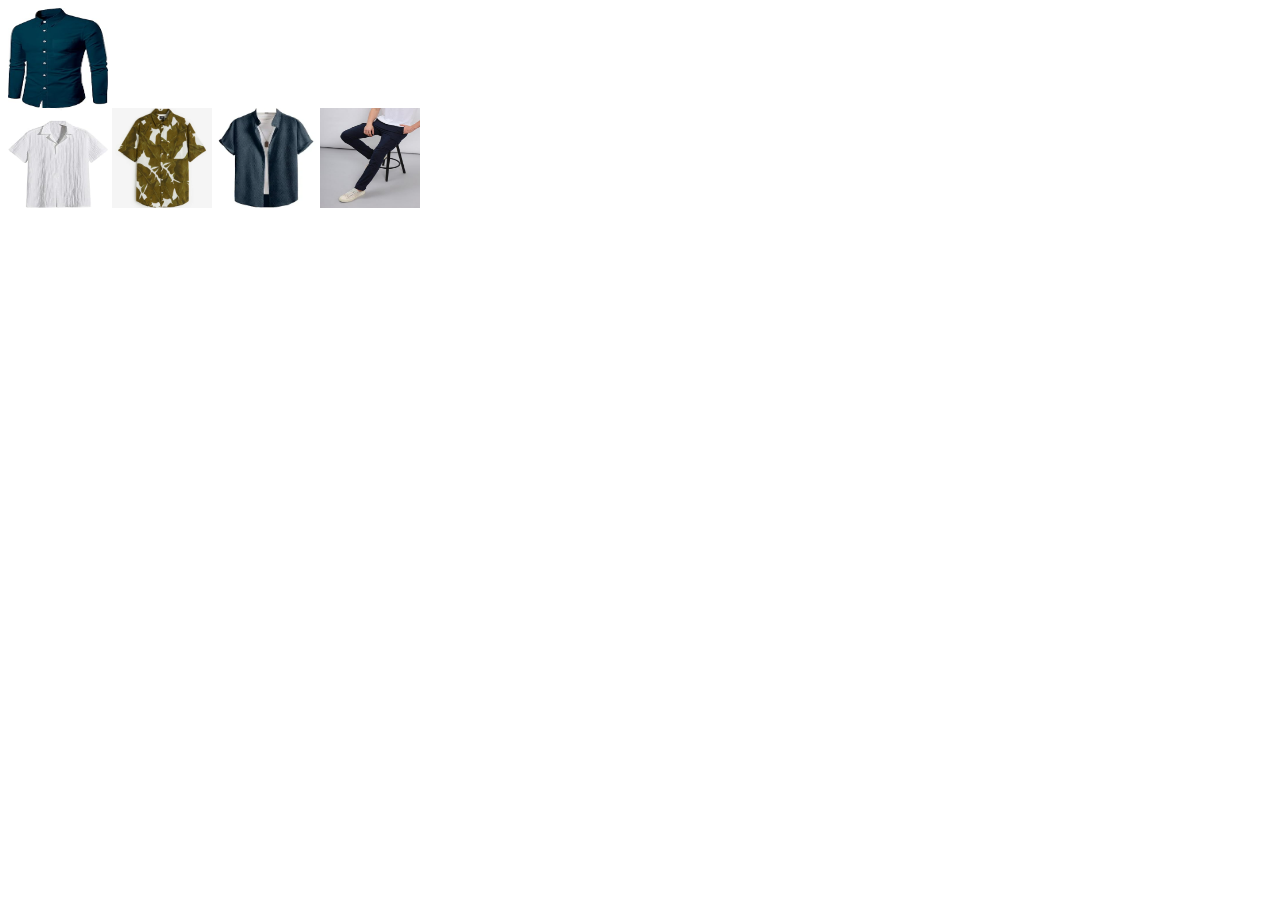
<file: summa.html>
<html>
    <div>
        <div>
            <img src="n1.jpg" id="first-img" width="100px" height="100px">
        </div>
    
        <div>
            <img src="n2.jpg" id="second-img1" width="100px" height="100px">
            <img src="n3.webp" id="second-img2" width="100px" height="100px">
            <img src="n4.webp" id="second-img3" width="100px" height="100px">
            <img src="n5.jpg" id="second-img4" width="100px" height="100px">
        </div>
    </div>
</html>

<script>
    var Firstimage = document.getElementById("first-img")
    var Secondimage1 = document.getElementById("second-img1")
    var Secondimage2 = document.getElementById("second-img2")
    var Secondimage3 = document.getElementById("second-img3")
    var Secondimage4 = document.getElementById("second-img4")

    Secondimage1.onclick = function(){
        Firstimage.src = Secondimage1.src
    }   

    Secondimage2.onclick = function(){
        Firstimage.src = Secondimage2.src
    }   

    Secondimage3.onclick = function(){
        Firstimage.src = Secondimage3.src
    }   

    Secondimage4.onclick = function(){
        Firstimage.src = Secondimage4.src
    }   

</script>
</file>
<file: style.css>
*{
    margin: 0%;
    padding: 0%;
    box-sizing: border-box;
}

body{
    font-family: "Poppins", sans-serif;
}

.navbar{
    display: flex;
    align-items: center;
    justify-content: space-between;
    padding: 0 50px;
    background-color: white;
    box-shadow: 0px 25px 20px -20px rgba(0, 0, 0, 0.45);
    position: sticky;
    top: 0;
    left: 0%;
    z-index: 999;
}

.side-navbar{
    background-color: #1d232c;
    color: white;
    width: 50%;
    height: 100%;
    position: fixed;
    top: 0%;
    right: -300%;
    z-index: 999;
    padding: 30px;
    transition: 0.9s;
}

.side-navbar-link{
    margin-bottom: 30px;
}

.side-navbar-links a{
    text-decoration: none;
    color: white;
}

.side-navbar-links a:hover{
    text-decoration: underline;
}

#x-simple{
    padding-bottom: 20px;
}

.sidenavbar ul{
    display: flex;
    flex-direction: column;
}

.mobile{
    align-items: center;
    display: none;
}

.navbar ul{
    display: flex;
    align-items: center;
    justify-content: center;
}

.navbar li{
    list-style: none;
    padding: 0 15px;
    position: relative;
}

.navbar li a{
    text-decoration: none;
    font-size: 16px;
    font-weight: 600;
    color: #1a1a1a;
}

.navbar li a:hover{
    color: #088178;
}

.navbar li a.active{
    color: #088178;
}

.navbar li a.active::after,
.navbar li a:hover::after{
    content: "";
    width: 30%;
    height: 2px;
    background-color: #088178;
    position: absolute;
    bottom: -4px;
    left: 20px;
}


.hero{
    background-image: url(deals\ ecom.jpeg);
    height: 90vh;
    width: 100%;
    background-size: cover;
    background-position: top 25% right 0;
    padding: 0 150px;
    display: flex;
    flex-direction: column;
    align-items: flex-start;
    justify-content: center;
}

.hero h4{
    padding-bottom: 10px;
}

.hero h1{
    color: #088178;
    font-size: 38px;
}

.hero h2{
    font-size: 40px;
}

.hero button{
    background-color: rgb(204, 235, 69);
    padding: 10px;
    margin-top: 20px;
    border-radius: 10px;
    border: none;
    width: 120px;
    font-size: 20px;
    font-weight: 600;
    cursor: pointer;
}

.feature{
    padding: 40px 80px;  
    display: flex;
    align-items: center;
    justify-content: space-between;
    flex-wrap: wrap; 
}

.feature .feature-box{
    width: 180px;
    text-align: center;
    padding: 25px 15px;
    box-shadow: 20px 20px 34px rgba(0, 0, 0, 0.03);
    border: 1px solid #cce7d0;
    border-radius: 4px;
    margin: 15px 0;
}

.feature-box:hover{
    box-shadow: 10px 10px 60px rgba(70, 62, 221, 0.1);
    cursor: pointer;
}

.feature-box h6{
    display: inline-block;
    line-height: 1;
     padding: 10px 10px 8px 10px;
     border-radius: 4px;
     color: #088178;
     background-color: #fddde4;  
}

.feature-box img{
    width: 100%;
    margin-bottom: 10px;
}

.feature-box:nth-child(2) h6{
    background-color: #cdebbc;
}

.feature-box:nth-child(3) h6{
    background-color: #d1e8f2;
}

.feature-box:nth-child(4) h6{
    background-color: #cdd4f8;
}

.feature-box:nth-child(5) h6{
    background-color: #f6dbf6;
}

.feature-box:nth-child(6) h6{
    background-color: #fff2e5;
}

.product1{
    padding: 40px 80px;  
    text-align: center;
}

.product1 h2{
     font-size: 50px;
}

.product1 p{
     font-size: 20px;
}

.product1 .pro{
    width: 20%;
    min-width: 200px;
    padding: 10px 12px;
    border: 1px solid #cce7d0;
    border-radius: 25px;
    cursor: pointer;
    box-shadow: 20px 20px 30px rgba(0, 0, 0, 0.02);
    margin: 15px 0;
    transition: 0.2s ease;
    position: relative;
    margin-left: 20px;
}

.product1 .pro:hover{
    box-shadow: 20px 20px 30px rgba(0, 0, 0, 0.06);
}

.product1 .pro img{
    width: 100%;
    border-radius: 20px;
}

.product1 .pro .des{
    text-align: start;
    padding: 10px 0;
}

.product1 .pro .des span{
    color: #606063;
    font-size: 12px;
}

.product1 .pro .des h5{
    padding-top: 7px;
    color: #1a1a1a;
    font-size: 14px;
}

.product1 .pro .des i{
    font-size: 12px;
    color: rgb(240, 117, 18);
}

.product1 .pro .des h4{
    padding-top: 7px;
    font-size: 15px;
    font-weight: 700;
    color: #088178;
}

.product1 .pro .cart{
    width: 40px;
    height: 40px;
    line-height: 40px;
    border-radius: 50px;
    background-color: #e8f6ea;
    font-weight: 500;
    color: #088178;
    position: absolute;
    bottom: 20px;
    right: 10px;
}

.product1 .pro-container{
    display: flex;
    justify-content: space-between;
    flex-wrap: wrap;
    padding-top: 20px;
}

.banner{
    margin: 40px 0;
    display: flex;
    flex-direction: column;
    justify-content: center;
    align-items: center;
    text-align: center;
    background-image: url(banner.jpeg);
    width: 100%;
    height: 40vh;
    background-size: cover;
    background-position: center;
}

.banner h4{
    color: white;
    font-size: 16px;
}

.banner h2{
    color: white;
    font-size: 20px;
    padding: 10px 0;
}

.banner h2 span{
    color: #ef3636; 
}

.banner button{
    font-size: 14px;
    font-weight: 600;
    padding: 15px 30px;
    color: #000;
    background-color: #fff;
    border-radius: 4px;
    cursor: pointer;
    border: none;
    outline: none;
    transition: 0.2s;
}

.banner button:hover{
    background: #088178;
    color: white;
}

.sm-banner{
    margin: 40px 80px;
    display: flex;
    justify-content: space-between;
    flex-wrap: wrap;
}

.sm-banner .banner-box{
    margin: 40px 0;
    display: flex;
    flex-direction: column;
    justify-content: center;
    align-items: flex-start;
    background-image: url(buy1get1.jpeg);
    min-width: 550px;
    height: 50vh;
    background-size: cover;
    background-position: center;
    padding: 30px;
}

.sm-banner .banner-box2{
    background-image: url(greenshirt.jpeg);
}

.sm-banner .banner-box h4{
    color: white;
    font-size: 20px;
    font-weight: 300;
}

.sm-banner .banner-box h2{
    color: white;
    font-size: 20px;
    font-weight: 800;
}

.sm-banner .banner-box span{
    color: white;
    font-size: 14px;
    font-weight: 500;
    padding-bottom: 15px;
}

.sm-banner .banner-box button{
    font-size: 14px;
    font-weight: 600;
    padding: 11px 18px;
    color: white;
    background-color: transparent;
    cursor: pointer;
    border: 1px solid white;
    outline: none;
    transition: 0.2s;
}

.sm-banner .banner-box:hover button{
    background: #088178;
    border: 1px solid #088178;
}

.banner3{
    display: flex;
    justify-content: space-between;
    flex-wrap: wrap;
    padding: 0 80px;

}

.banner3 .banner-box{
    margin: 40px 0;
    display: flex;
    flex-direction: column;
    justify-content: center;
    align-items: flex-start;
    background-image: url(index1.jpeg);
    min-width: 30%;
    height: 30vh;
    background-size: cover;
    background-position: center;
    padding: 20px;
    margin-bottom: 20px;
}

.banner3 .banner-box2{
    background-image: url(index2.jpeg);
}

.banner3 .banner-box3{
    background-image: url(index3.jpeg);
}

.banner3 h2{
    color: white;
    font-weight: 900;
    font-size: 22px;
}

.banner3 h3{
    color: #ec544e;
    font-weight: 800;
    font-size: 15px;
}

.newsletter{
    margin: 40px 0;
    padding: 40px 80px;
    display: flex;
    justify-content: space-between;
    flex-wrap: wrap;
    align-items: center;
    background-image: url(banner.jpeg);
    background-repeat: no-repeat;
    background-position: 20% 30%;
    background-color: #041e42;
}

.newsletter h4{
    font-size: 22px;
    font-weight: 700;
    color: white;
}

.newsletter p{
    font-size: 14px;
    font-weight: 600;
    color: #818ea0;
}

.newsletter p span{
    color: #ffbd27;
}

.newsletter .form{
    display: flex;
    width: 40%;
}

.newsletter input{
    height: 3.125rem;
    padding: 0 1.25em;
    font-size: 14px;
    width: 100%;
    border: 1px solid transparent;
    border-radius: 4px;
    outline: none;
    border-top-right-radius: 0;
    border-bottom-right-radius: 0;
}

.newsletter button{
    font-size: 14px;
    font-weight: 600;
    padding: 11px 18px;
    color: white;
    background-color: #088178;
    cursor: pointer;
    border: 1px solid white;
    outline: none;
    transition: 0.2s;
    white-space: nowrap;
    border-top-left-radius: 0;
    border-bottom-left-radius: 0;
}

footer{
    margin: 40px 80px;
    display: flex;
    flex-wrap: wrap;
    justify-content: space-between;
}

footer .col{
    display: flex;
   flex-direction: column;
   align-items: flex-start;
   margin-bottom: 20px;
}

footer .logo{
    margin-bottom: 30px;
}

footer h4{
    font-size: 14px;
    padding-bottom: 20px;
}

footer p{
    font-size: 13px;
    margin: 0 0 8px 0;
}

footer a{
    font-size: 13px;
    text-decoration: none;
    color: #222;
    margin-bottom: 10px;
}

footer .follow{
    margin-top: 20px;
}

footer .follow i {
   color: #465b52;
   padding-right: 4px;
   cursor: pointer;
}

footer .row{
    display: flex;
    justify-content: space-between;
}

.row img{
    margin: 10px 0 15px 0;
    padding-right: 30px;
}

footer .follow i:hover,
footer a:hover{
    color: #088178;
}

footer .copyright{
    width: 100%;
    text-align: center;
}

/* Shop Page..... */

.page-header{
    background-image: url("shopheader.jpg");
    width: 100%;
    height: 40vh;
    background-size: cover;
    display: flex;
    justify-content: center;
    align-items: center;
    flex-direction: column;
    padding: 14px;
}

.page-header h2{
    font-size: 45px;
    color: white;
}
.page-header p{
    color: white;
}

.pagination{
    margin: 40px 80px;
    text-align: center;
}

.pagination a{
    text-decoration: none;
    background-color: #088178;
    padding: 15px 20px;
    border-radius: 4px;
    color: white;
    font-weight: 600;
}

.pagination a i{
    font-size: 16px;
    font-weight: 600;
}



/* Singleproduct ..... */

.prodetails{
    display: flex;
    margin-top: 20px;
}

.prodetails .single-pro-image {
      margin: 40px 80px;
      width: 40%;
      margin-right: 50px;
}

.small-image-group{
    display: flex;
    justify-content: space-between;
}

.small-img-col{
    flex-basis: 24%;
    cursor: pointer;
}

.prodetails .single-pro-details{
    width: 50%;
    padding-top: 60px;
}

.prodetails .single-pro-details h4{
    padding: 30px 0 20px 0;
}

.prodetails .single-pro-details h2{
    font-size: 26px;
}

.prodetails .single-pro-details select{
    display: block;
    padding: 5px 10px;
    margin-bottom: 10px;
}

.prodetails .single-pro-details input{
    width: 45px;
    height: 43px;
    padding-left: 10px;
    font-size: 16px;
    margin-right: 10px;
}

.prodetails .single-pro-details input:focus{
    outline: none;
}

.prodetails .single-pro-details button{
    font-size: 14px;
    font-weight: 600;
    padding: 11px 18px;
    color: white;
    background-color: #088178;
    cursor: pointer;
    border: 1px solid white;
    outline: none;
    transition: 0.2s;
    white-space: nowrap;
    border-top-left-radius: 0;
    border-bottom-left-radius: 0;
}

.prodetails .single-pro-details span{
    line-height: 25px;
}


/* Blog Header */

.blog-header{
    background-image: url("blogheader.jpeg");
    width: 100%;
    height: 40vh;
    background-size: cover;
    display: flex;
    justify-content: center;
    align-items: center;
    flex-direction: column;
    padding: 14px;
}

.blog-header h2{
    font-size: 45px;
    color: white;
}
.blog-header p{
    color: white;
}

.blog{
    padding: 150px 150px 0 150px;
}

.blog .blog-box{
    display: flex;
    align-items: center;
    width: 100%;
    position: relative;
    padding-bottom: 90px;
}

.blog .blog-img{
    width: 50%;
    margin-right: 40px;
}

.blog img{
    width: 100%;
    height: 300px;
    object-fit: cover;
}

.blog .blog-details{
    width: 50%;
}

.blog .blog-details a{
    text-decoration: none;
    font-size: 11px;
    color: black;
    font-weight: 700;
    position: relative;
    transition: 0.3s;
}

.blog .blog-details a::after{
    content: "";
    width: 50px;
    height: 1px;
    background-color: black;
    position: absolute;
    top: 8px;
    right: -60px;
}

.blog .blog-details a:hover::after{
    background-color: #088178;
}

.blog .blog-details a:hover{
    color: #088178;
}

.blog h1{
    position: absolute;
    top: -65px;
    left: 0;
    font-size: 70px;
    font-weight: 700;
    color: #c9cbce;
    z-index: -9;
}


.about-header{
    background-image: url("about1.jpeg");
    width: 100%;
    height: 40vh;
    background-size: cover;
    display: flex;
    justify-content: center;
    align-items: center;
    flex-direction: column;
    padding: 14px;
}

.about-header h2{
    font-size: 45px;
    color: white;
}
.about-header p{
    color: white;
}

.about-head{
      display: flex;
      align-items: center; 
      padding: 40px 80px;
}

.about-head img{
    width: 50%;
    height: auto;
}

.about-head div{
    padding-left: 40px;
}

.about-app{
    margin: 40px 80px;
    text-align: center;
}

.about-app .video{
    width: 70%;
    height: 100%;
    margin: 30px auto 0 auto;
}

.about-app .video video{
      width: 100%;
      height: 100%;
      border-radius: 20px;
}

.contact-details{
    display: flex;
    align-items: center;
    justify-content:center ;
    margin: 40px 0;
}

.contact-details .details{
    width: 40%;
}

.contact-details .details span,
.form-details form span{
    font-size: 12px;
}

.contact-details .details h2,
.form-details form h2{
    font-size: 26px;
    line-height: 35px;
    padding: 20px 0;
}

.contact-details .details h3{
    font-size: 16px;
    padding-bottom: 15px;
}

.contact-details li{
    list-style: none;
    display: flex;
    padding: 10px 0;
}

.contact-details li i{
    font-size: 14px;
    padding-right: 22px;
}

.contact-details li p{
    margin: 0;
    font-size: 14px;
}

.contact-details .map{
    width: 55%;
    height: 400px;
}

.contact-details .map iframe{
    width: 100%;
    height: 100%;
}

.form-details{
    display: flex;
    justify-content: space-between;
    margin: 13px;
    padding: 80px;
    border: 1px solid #e1e1e1;
}

.form-details form{
width: 65%;
display: flex;
flex-direction: column;
align-items: flex-start;
/* margin: 40px 40px; */
}

.form-details form input,
.form-details form textarea{
    width: 100%;
    padding: 12px 15px;
    outline: none;
    margin-bottom: 20px;
    border: 1px solid #e1e1e1;
}

.form-details form button{
    font-size: 14px;
    font-weight: 600;
    padding: 11px 18px;
    color: white;
    background-color: #088178;
    cursor: pointer;
    border: 1px solid white;
    outline: none;
    transition: 0.2s;
    white-space: nowrap;
    border-top-left-radius: 0;
    border-bottom-left-radius: 0;
}

.form-details .people div{
    padding-bottom: 25px;
    display: flex;
    align-items: flex-start;
}

.form-details .people div img{
    width: 65px;
    height: 65px;
    object-fit: cover;
    margin-right: 15px;
}

.form-details .people div p{
    margin: 0;
    font-size: 13px;
    line-height: 25px;
}

.form-details .people div p span{
    display: block;
    font-size: 16px;
    font-weight: 600;
    color: black;
}


/*  Cart Page */

.cart{
    margin: 40px 80px;
    overflow-x: auto;
}

.cart table{
    width: 100%;
    border-collapse: collapse;
    table-layout: fixed;
    white-space: nowrap;
}

.cart table img{
    width: 70px;
}

.cart table td:nth-child(1){
    width: 100px;
    text-align: center;
}

.cart table td:nth-child(2){
    width: 150px;
    text-align: center;
}

.cart table td:nth-child(3){
    width: 250px;
    text-align: center;
}

.cart table td:nth-child(4),
.cart table td:nth-child(5),
.cart table td:nth-child(6){
    width: 150px;
    text-align: center;
}

.cart table td:nth-child(5) input{
    width: 70px;
    padding: 10px 5px 10px 15px;
}

.cart table thead{
    border: 1px solid #e2e9e1;
    border-left: none;
    border-right: none;
} 

.cart table thead td{
    font-weight: 700;
    text-transform: uppercase;
    font-size: 13px;
    padding: 18px 0;
}

.cart table tbody  tr td{
    padding-top: 15px;
}

.cart table tbody td{
    font-size: 13px;
}

.cart-add{
    margin: 40px 80px;
    display: flex;
    flex-wrap: wrap;
    justify-content: space-between;
}

.coupon{
    width: 50%;
    margin-bottom: 30px;
}

.coupon h3,
.subtotal h3{
    padding-bottom: 15px;
}

.coupon input{
    padding: 10px 20px;
    outline: none;
    width: 60%;
    margin-right: 10px;
    border: 1px solid #e2e9e1;
}

.cart-add button{
    font-size: 14px;
    font-weight: 600;
    padding: 11px 18px;
    color: white;
    background-color: #088178;
    cursor: pointer;
    border: 1px solid white;
    outline: none;
    transition: 0.2s;
    white-space: nowrap;
    border-top-left-radius: 0;
    border-bottom-left-radius: 0;
    border-radius: 5px;
}

.subtotal{
    width: 50%;
    margin-bottom: 30px;
    border: 1px solid #e2e9e1;
    padding: 30px;
}

.subtotal table{
    border-collapse: collapse;
    width: 100%;
    margin-bottom: 20px;
}

.subtotal table td{
    width: 50%;
    border: 1px solid #e2e9e1;
    padding: 10px;
    font-size: 13px;
}



@media (max-width:799px){
    .product1{
        padding: 20px 20px;  
        text-align: center;
    }

    .navbar ul {
        display: flex;
        flex-direction: column;
        align-items: flex-start;
        justify-content: flex-start;
        position: fixed;
        top: 0;
        right: -300px;
        height: 100vh;
        width: 300px;
        background-color: #E3E6f3;
        box-shadow: 0 40px 60px rgba(0, 0, 0, 0.1);
        padding: 80px 0 0 10px;
    }

    .navbar li{
        margin-bottom: 20px;
    }

    .navbar1 .actice{
        right: 0px;
    }
 
    .mobile{
        align-items: center;
        display: flex;
    }

    .mobile i{
        color: #1a1a1a;
        font-size: 24px;
        padding-left: 20px;
    }

    .hero {
        height: 70vh;
        padding: 0 150px;
        background-position: top 30% right 30%;
    }

    .feature {
       justify-content: center;
    }

    .feature .feature-box {
        margin: 15px 15px;
    }
     
    .product1 .pro-container {
        display: flex;
        justify-content: center;
        padding: 20px;
        flex-wrap: wrap;
        padding-top: 20px;
    }
     
    .product1 .pro {
        margin: 40px;
    }
    
    .feature {
        padding: 40px 40px;
    }

    .banner {
        height: 20vh;
    }

    .sm-banner .banner-box {
        min-width:100%;
        height: 30vh;
    }

    .banner3 .banner-box {
        margin: 10px 0;
        width: 28%;
        height: 26vh;
    }

    .sm-banner {
        margin: -10px 80px;
    }

    .newsletter .form {
        width: 70%;
        padding-top: 10px;
    }

    /* Contact Page */

    .form-details {
        padding: 40px;    
    }

    .form-details form {
        width: 50%;
    }

    .cart-add {
        margin: 10px;
        
    }

    .cart {
        margin: 10px;
    }
    
}

@media (max-width:477px){

    .feature {
        padding: 20px;
    }

    footer .row {
        display: flex;
        flex-direction: column;
        justify-content: space-between;
    }

    .navbar {
        padding: 10px 30px;
    }

    .hero {
        padding: 0 20px;
        background-position: 65%;
    }

    .hero h2 {
        font-size: 35px;
    }

    .hero h1 {
       
        font-size: 42px;
    }

    .feature .feature-box {
        width: 165px;
       
        margin: 0 15px 0 0;
    }

    .feature {
        padding: 10px;
        justify-content: space-between;
    }

    .product1 .pro {
        width: 100%;
    }

    .banner {
        height: 40vh;
    }

    .sm-banner .banner-box {
        /* min-width: 100%; */
        height: 40vh;
       min-width: 100%;
        margin-left: -50px;
        margin-right: -50px;
    }

    .banner3 {
        padding: 0 20px;
    }

    .banner3 .banner-box {
        margin: 10px 0;
        width: 100%;
        height: 26vh;
    }

    .newsletter .form {
        width: 100%;
        padding-top: 10px;
    }

    .newsletter {
       padding: 40px 20px;
    }

    .visalogo{
        width: 300px;
    }

    .prodetails {
        display: flex;
         flex-direction: column;
    }

    .prodetails .single-pro-image {
       margin-left: 0px;
        width: 100%;
       padding: 20px;
    }

    .prodetails .single-pro-details {
        width: 100%;
       padding: 20px;
    }

    footer {
        margin: 0px 40px;
        display: flex;
        flex-wrap: wrap;
        justify-content: space-between;
    }

    .visalogo {
        width: 250px;
    }

    .newsletter {
        padding: 20px 20px;
    }

    footer .col {
        display: flex;
        flex-direction: column;
        align-items: flex-start;
        margin-bottom: 20px;
    }

    footer {
        /* margin: 20px 20px; */
        display: flex;
        flex-wrap: wrap;
        justify-content: space-between;
    }

    .row img {
        margin: 10px 0px 15px;
       padding-left: 10px;
    }

    /*  Blog pageeeeee..... */

    .blog .blog-box {
        display: flex;
        flex-direction: column;
        align-items: flex-start;
    }

    .blog {
        padding: 100px 20px 0 20px;
    }

    .blog .blog-img {
        width: 100%;
        margin-right: 0px;
        margin-bottom: 30px;
    }

    .blog .blog-details {
        width: 100%;
    }

    /* About Page */
    .about-head {
        display: flex;
        flex-direction: column;
        align-items: center;
        padding:20px;
    }

    .about-head img {
        width: 100%;
        margin-bottom: 20px;
    }

    .about-head div{
        padding-left: 0px;
    }

    .about-app .video {
        width: 100%;  
        /* margin: 30px; */
        padding: 20px;
    }
    .about-app{
        margin: 0px;
        text-align: center;
    }

    .about-app h1{
        font-size: 40px;
    }

     /* Contact Page */

    .contact-details {
        flex-direction: column;
    }

    .contact-details .details {
        width: 100%;
        padding: 20px;
        margin-bottom: 30px;
    }

    .contact-details .map {
        width: 100%;
    }

    .form-details {
        margin: 10px;
        padding: 30px 10px;
       flex-wrap: wrap;
    }

    .form-details form {
        width: 100%;
        margin-bottom: 30px;
    }


    /* Cart Page */

    .cart-add {
        margin: 10px;
        flex-direction: column;
    }

    .coupon {
        width: 100%;
    }

    .subtotal {
        width: 100%;
        padding: 20px;
    }

    footer {
        margin: 0px;
    }
}
</file>
<file: ajith.css>
nav{
    display: flex;
    justify-content: space-between;
    border-bottom: 2px solid black;
}

nav p{
    display: flex;
    align-items: center;
    text-align: center;
    text-decoration: none;
}
nav p a{
    text-decoration: none;
    padding-left: 20px;
}

 .shop-icon{
    text-align: center;
    align-items: center;
    display: none;
    font-size: 20px;
 }

 .sidenavbar{
    display: flex;
    flex-direction: column;
    padding: 20px;
    height: 100vh;
    width: 40%;
    background-color: brown;
    color: white;
    position: fixed;
    top: 0%;
    right: -300%;
   transition: 1.1s;
 }

 .sidenavbar .x-icon{
    display: flex;
    justify-content: flex-end;
 }

 .sidenavbar p{
    display: flex;
    flex-direction: column;
 }

 .sidenavbar p a{
    margin-bottom: 20px;
    text-decoration: none;
    color: white;
 }


 @media (max-width:700px) {
    .shop-icon{
        display: block;
        font-size: 30px;
        padding-top: 15px;
     }

     nav p{
        display: none;
    }
 }
</file>
